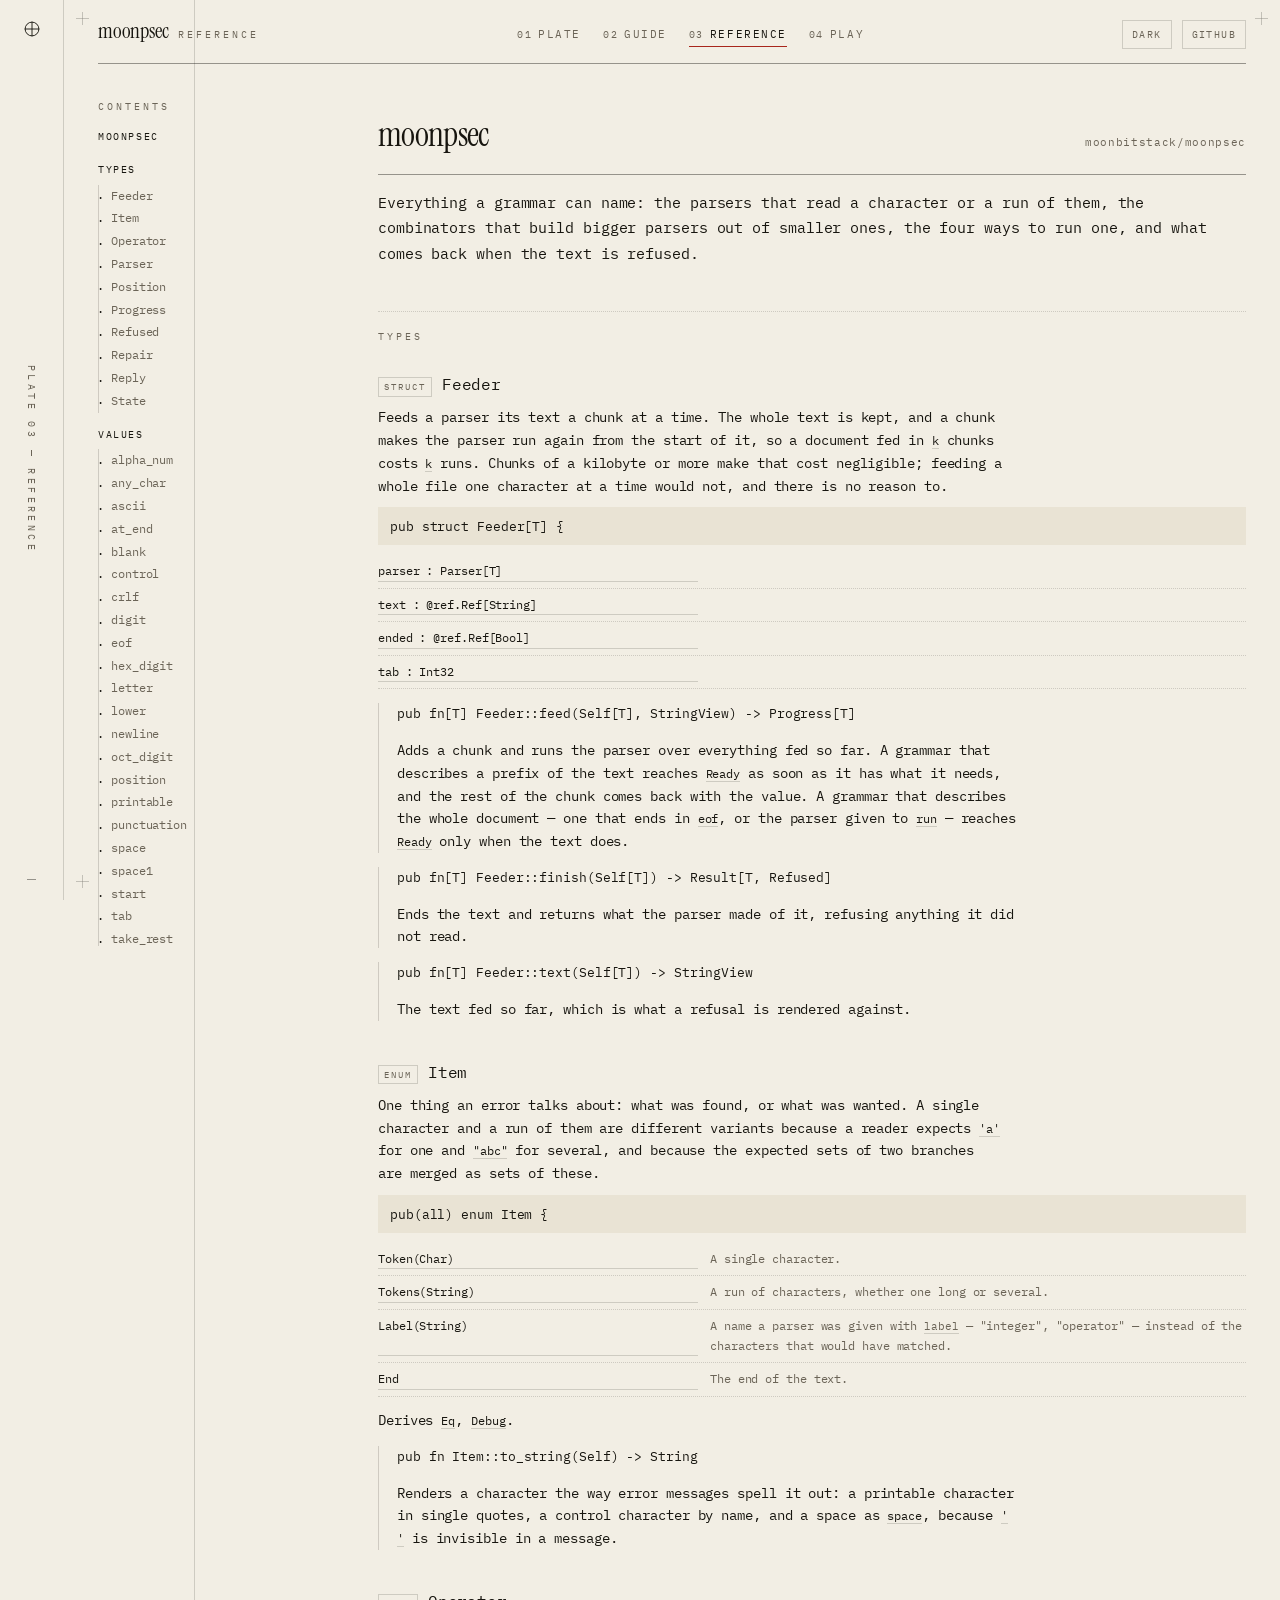
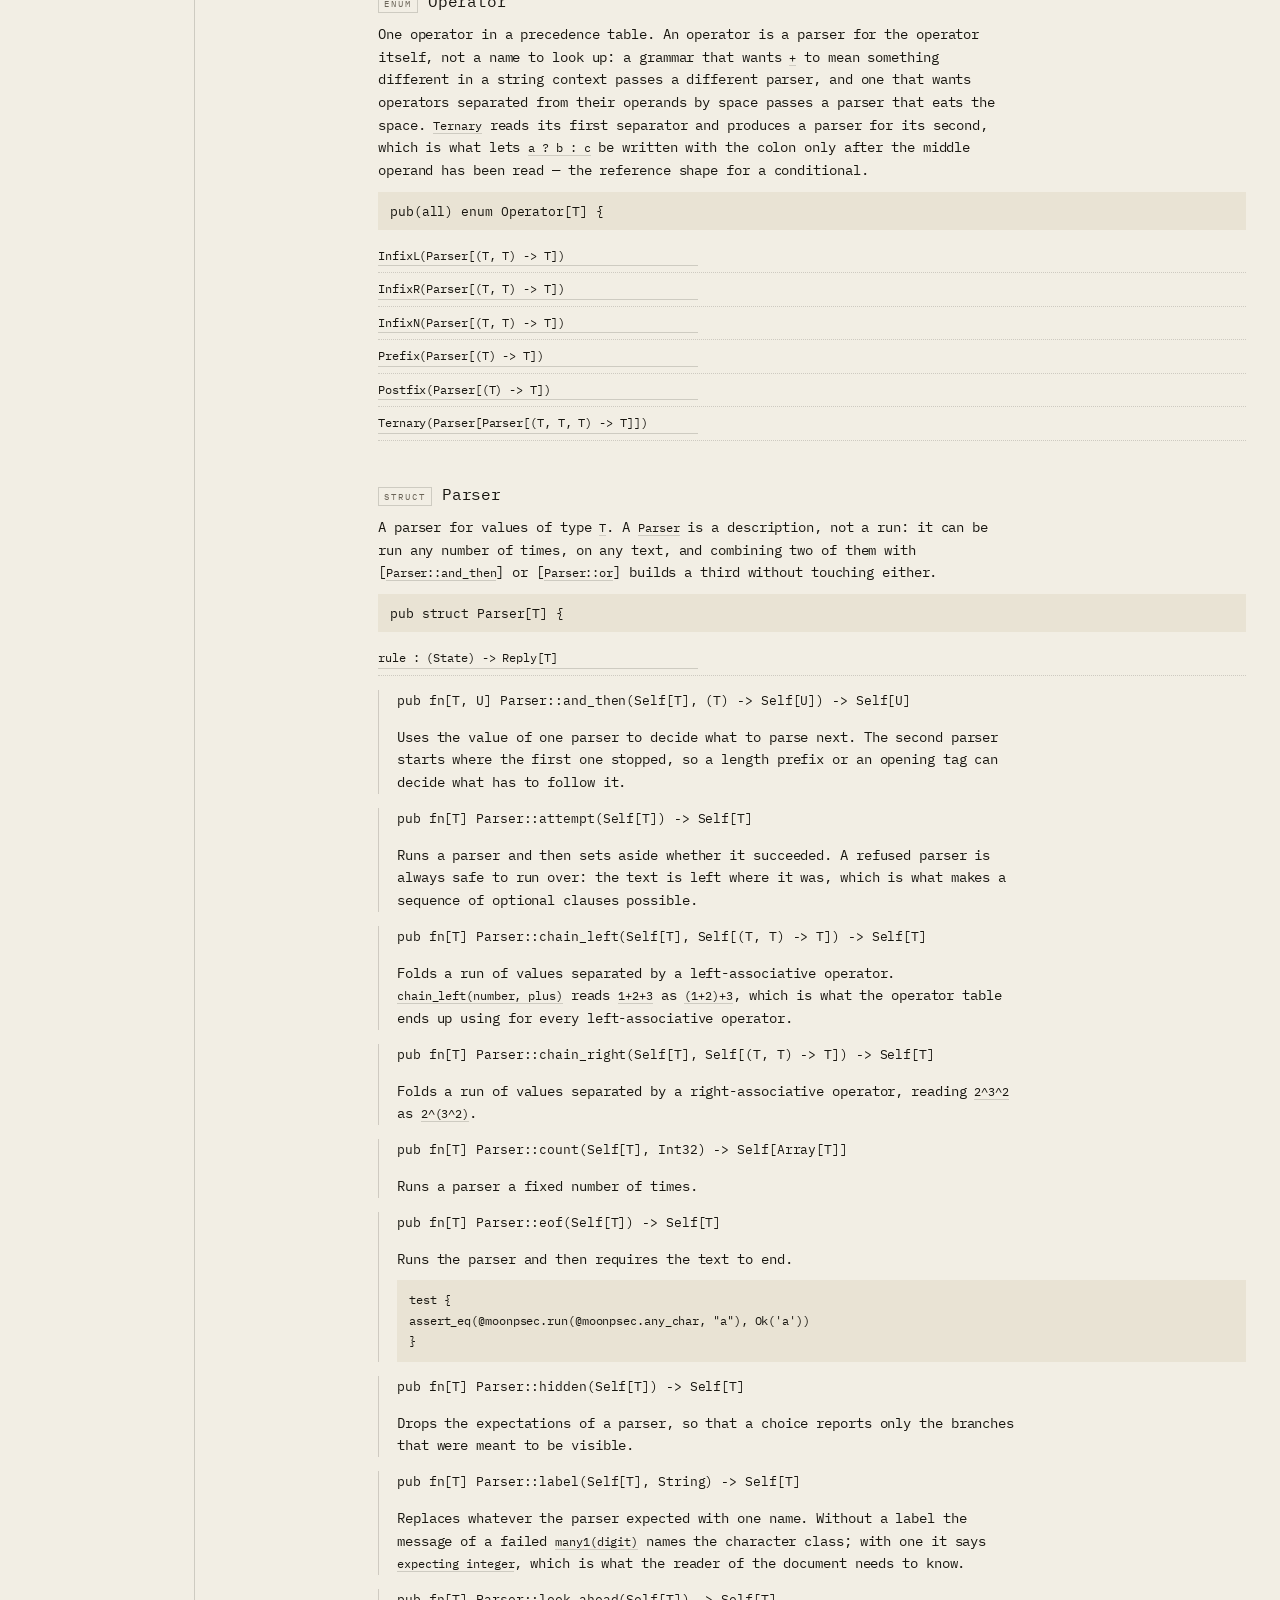
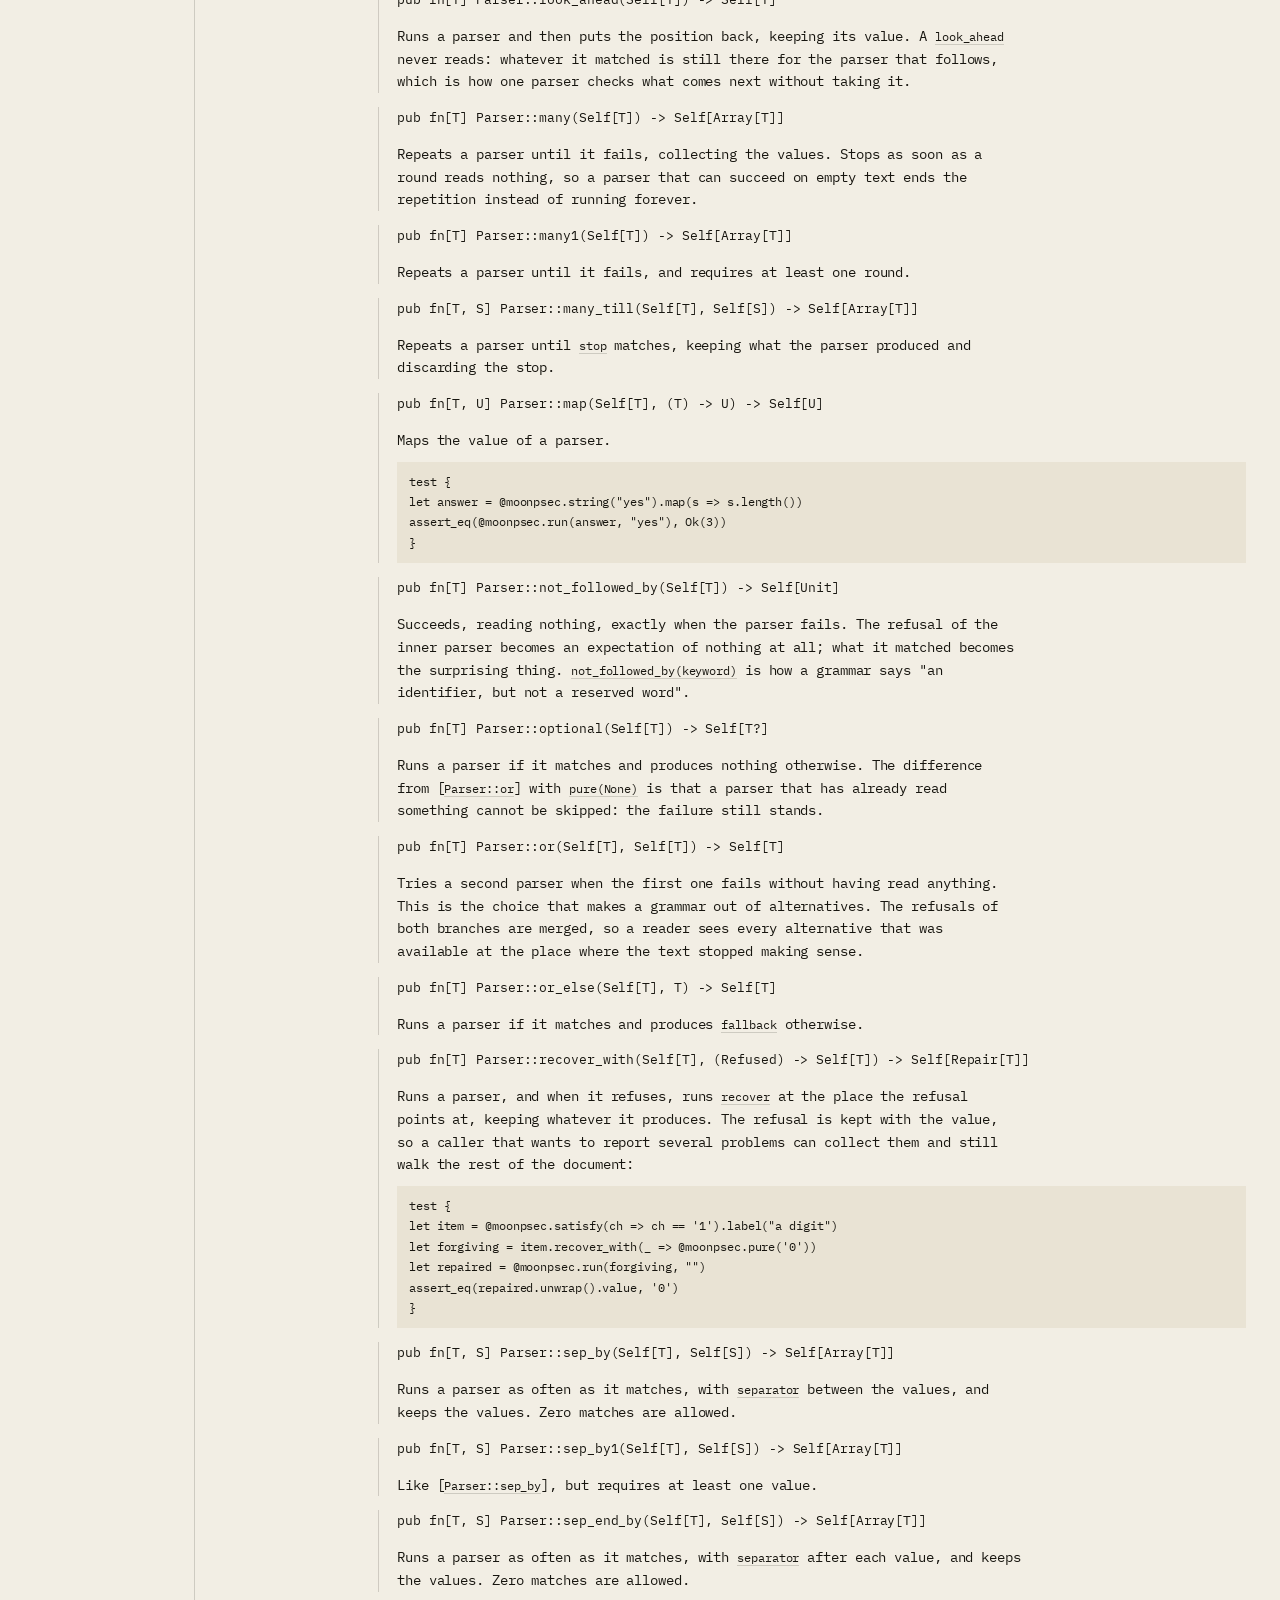
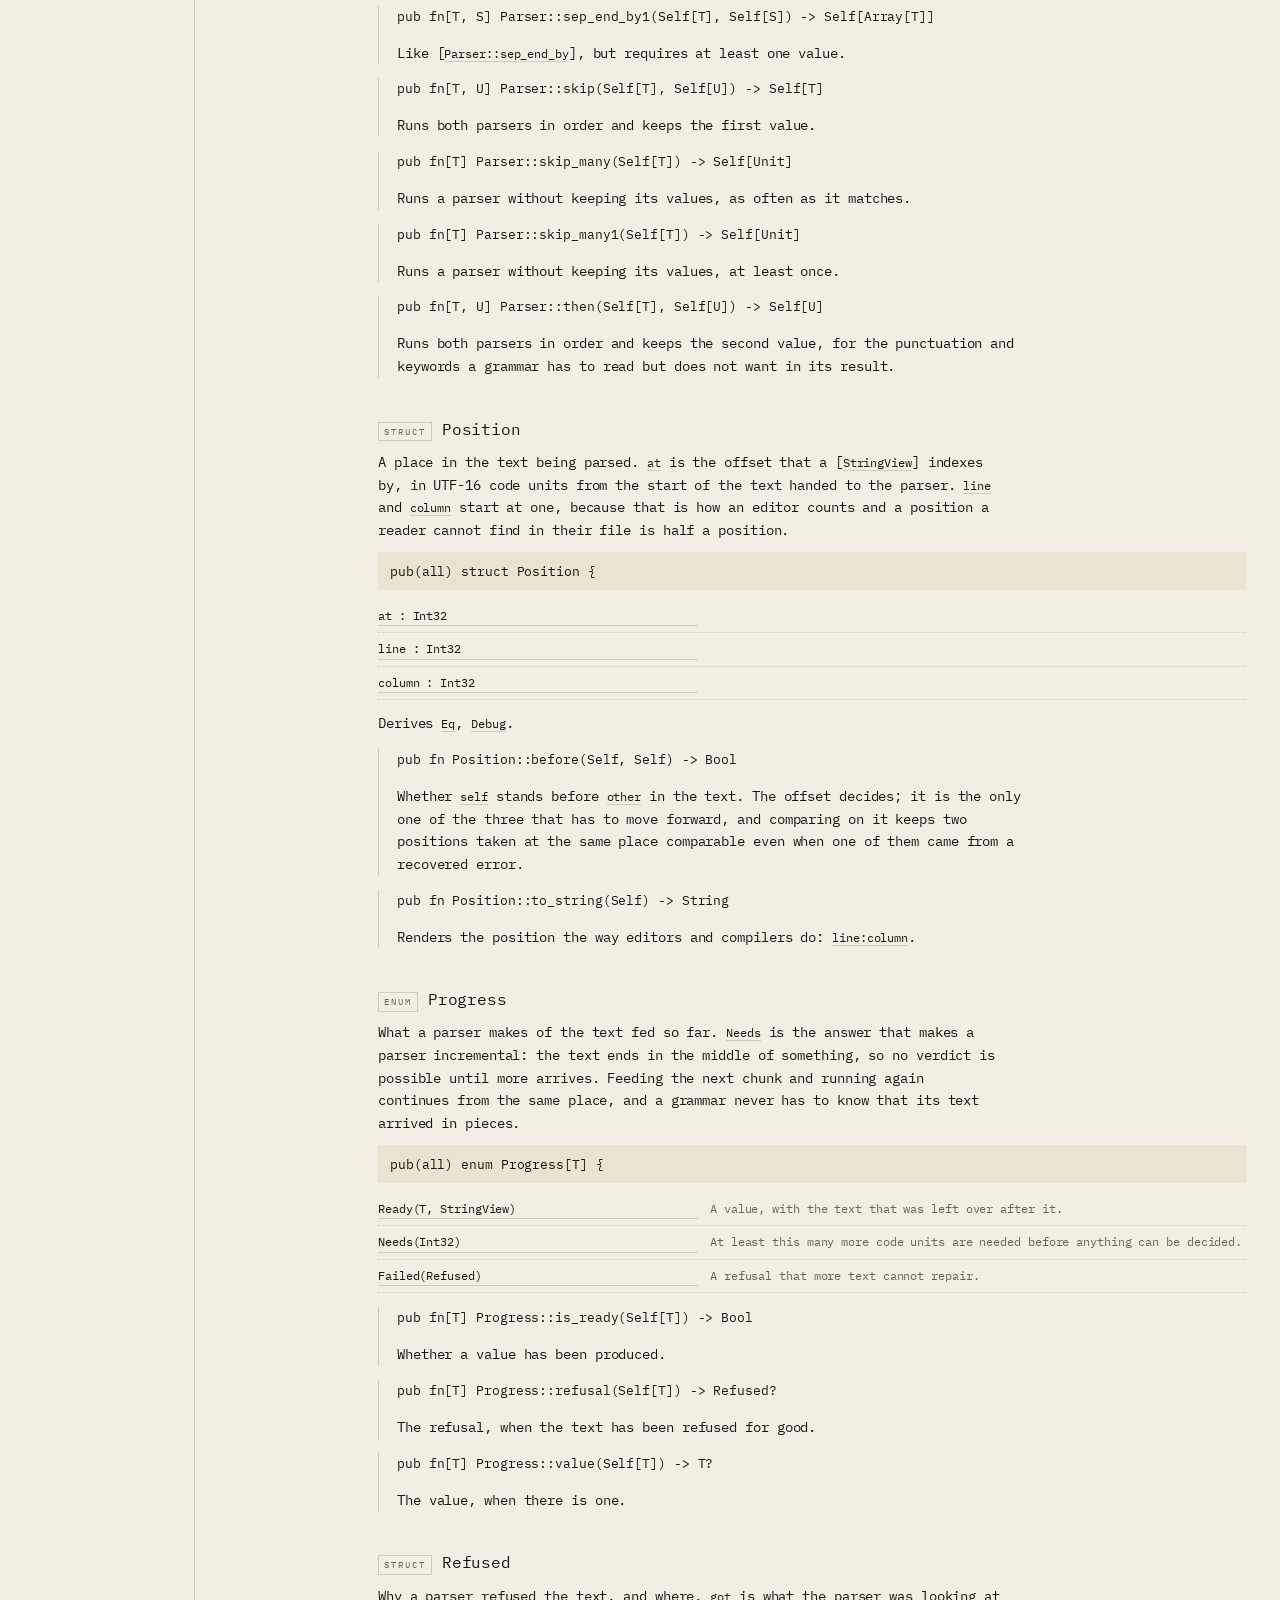
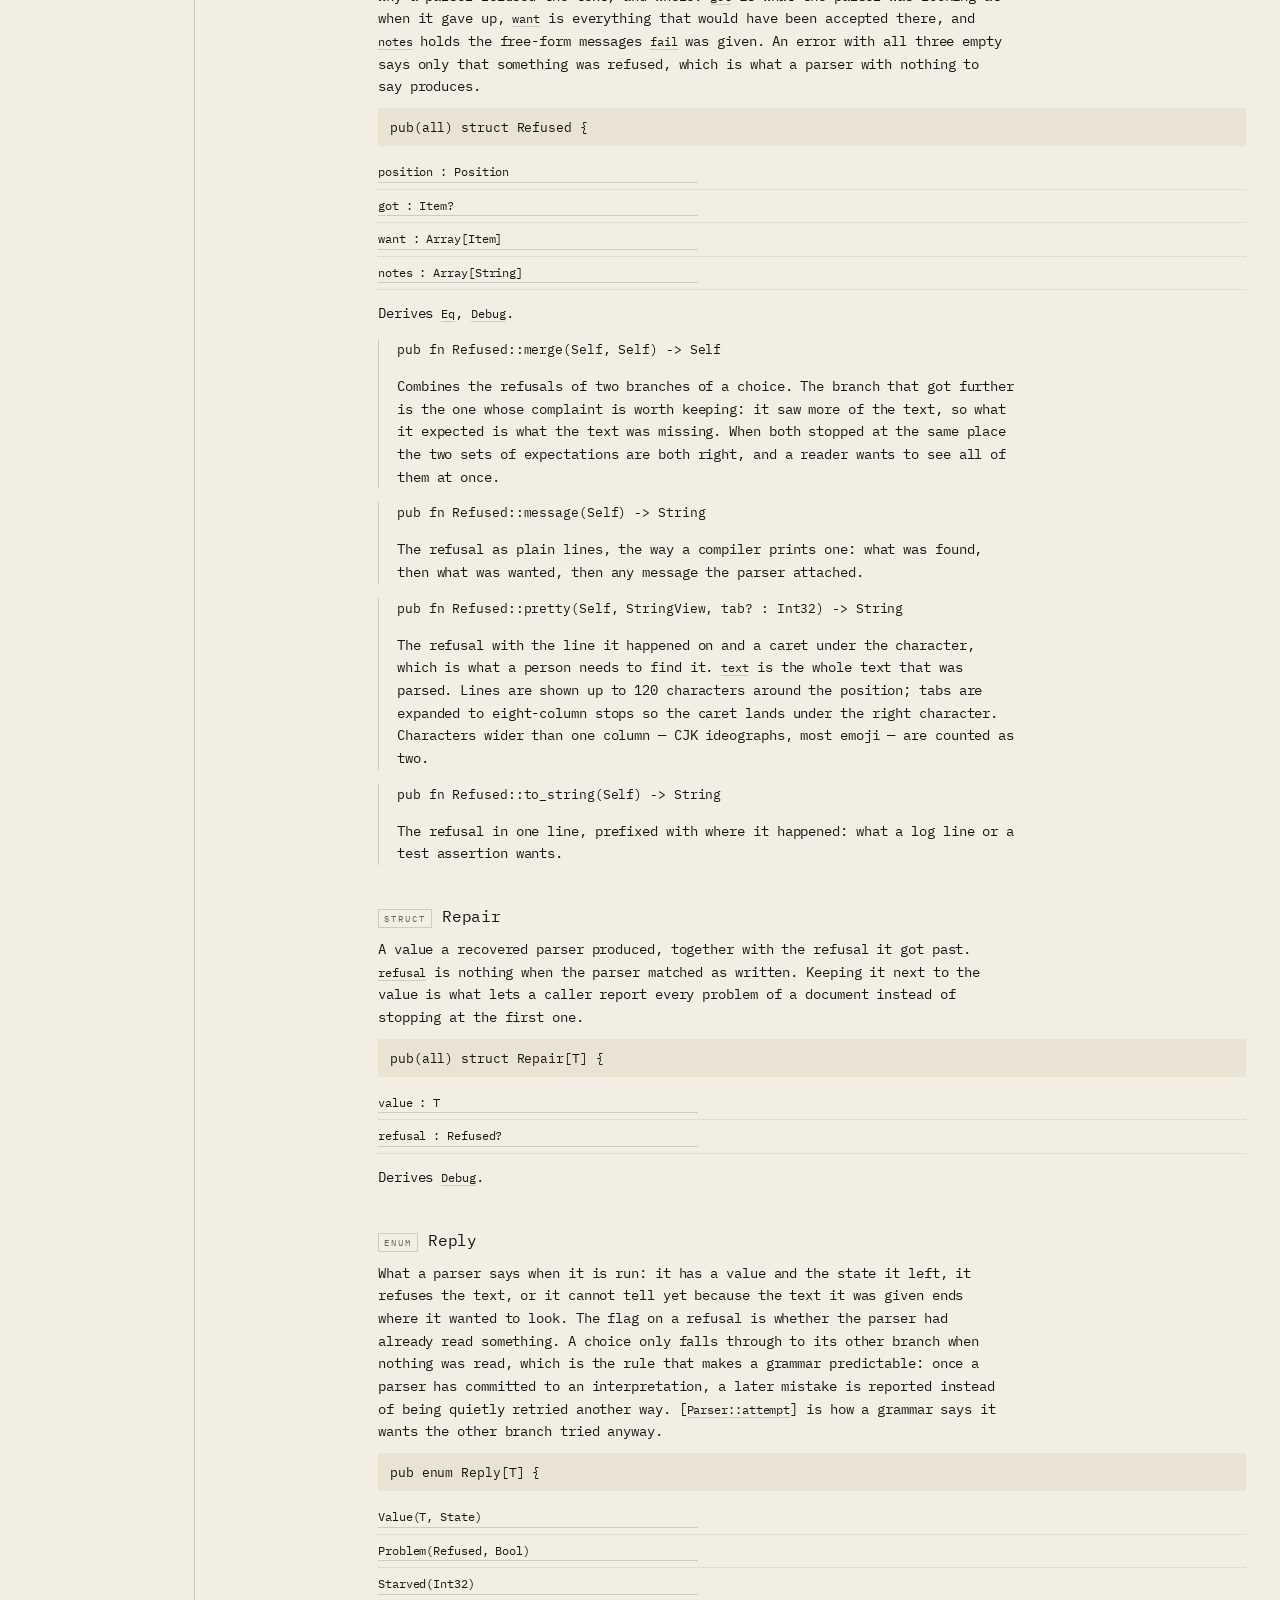
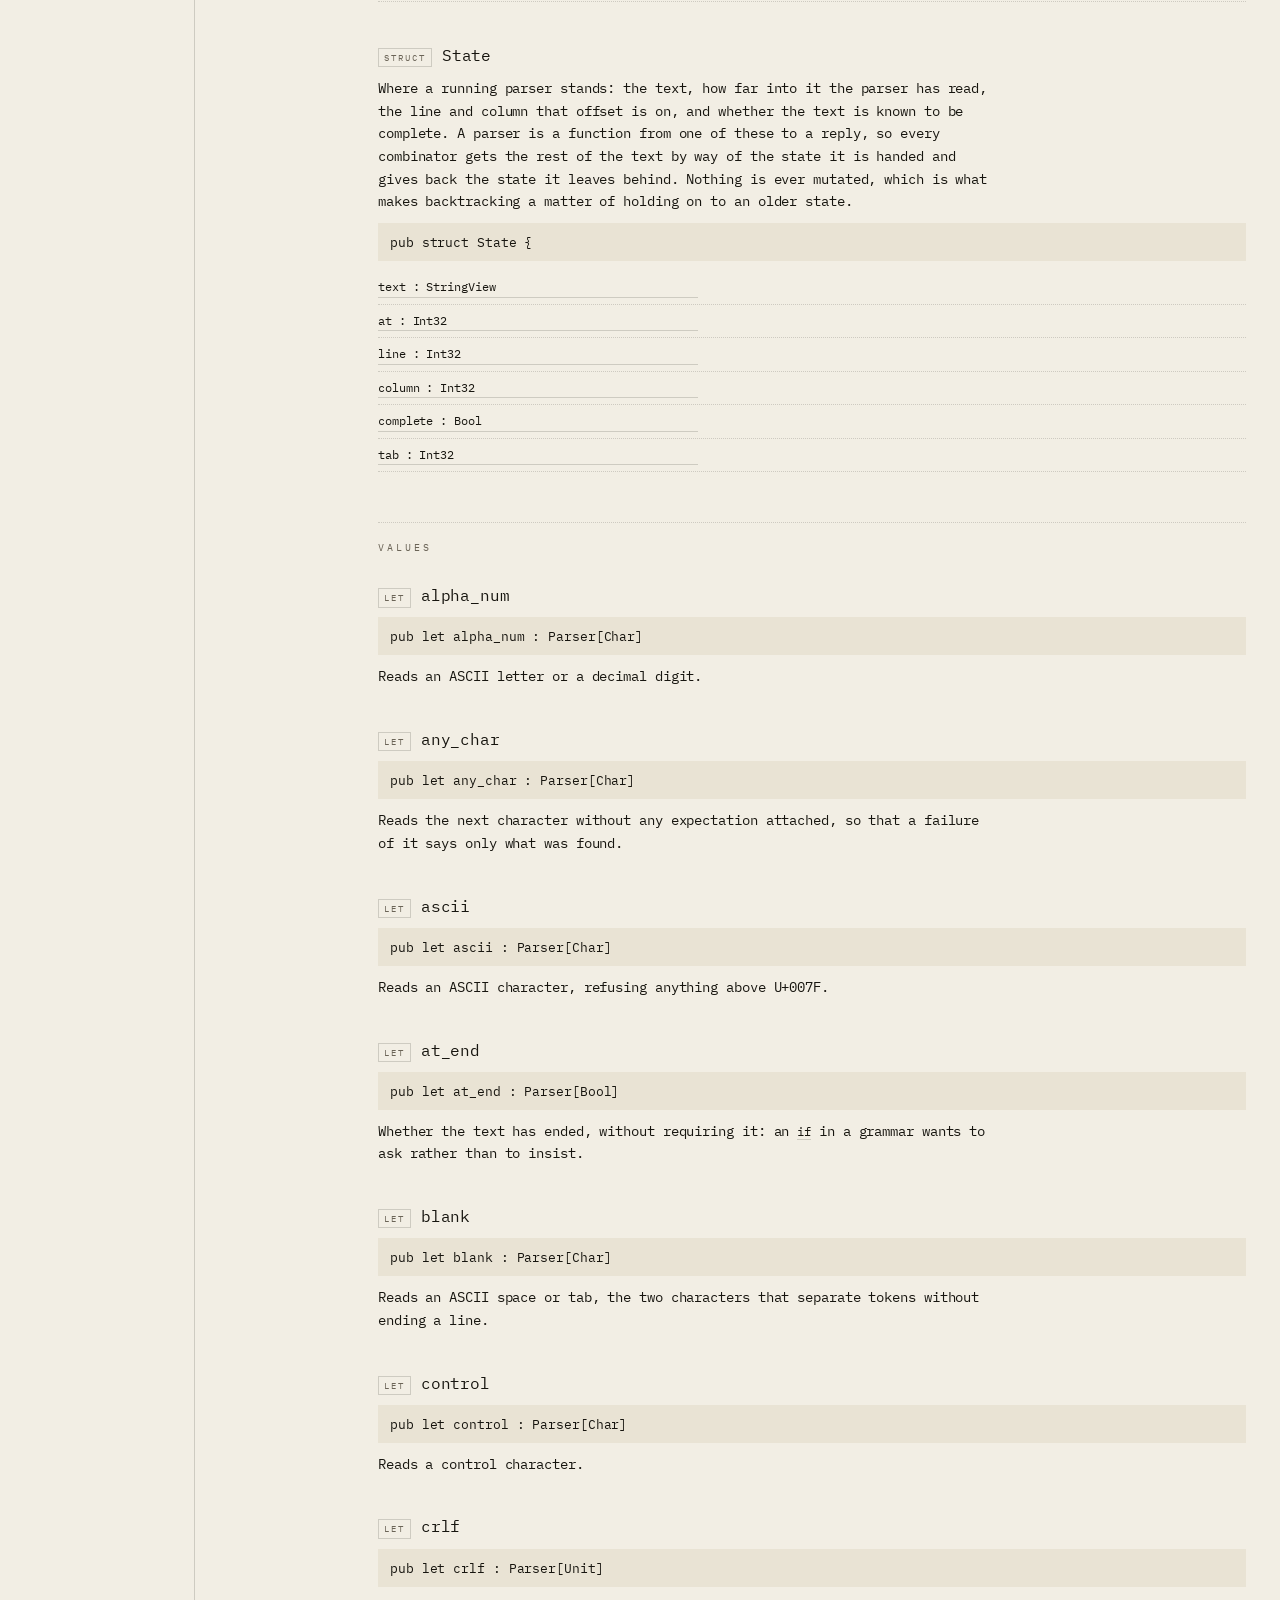
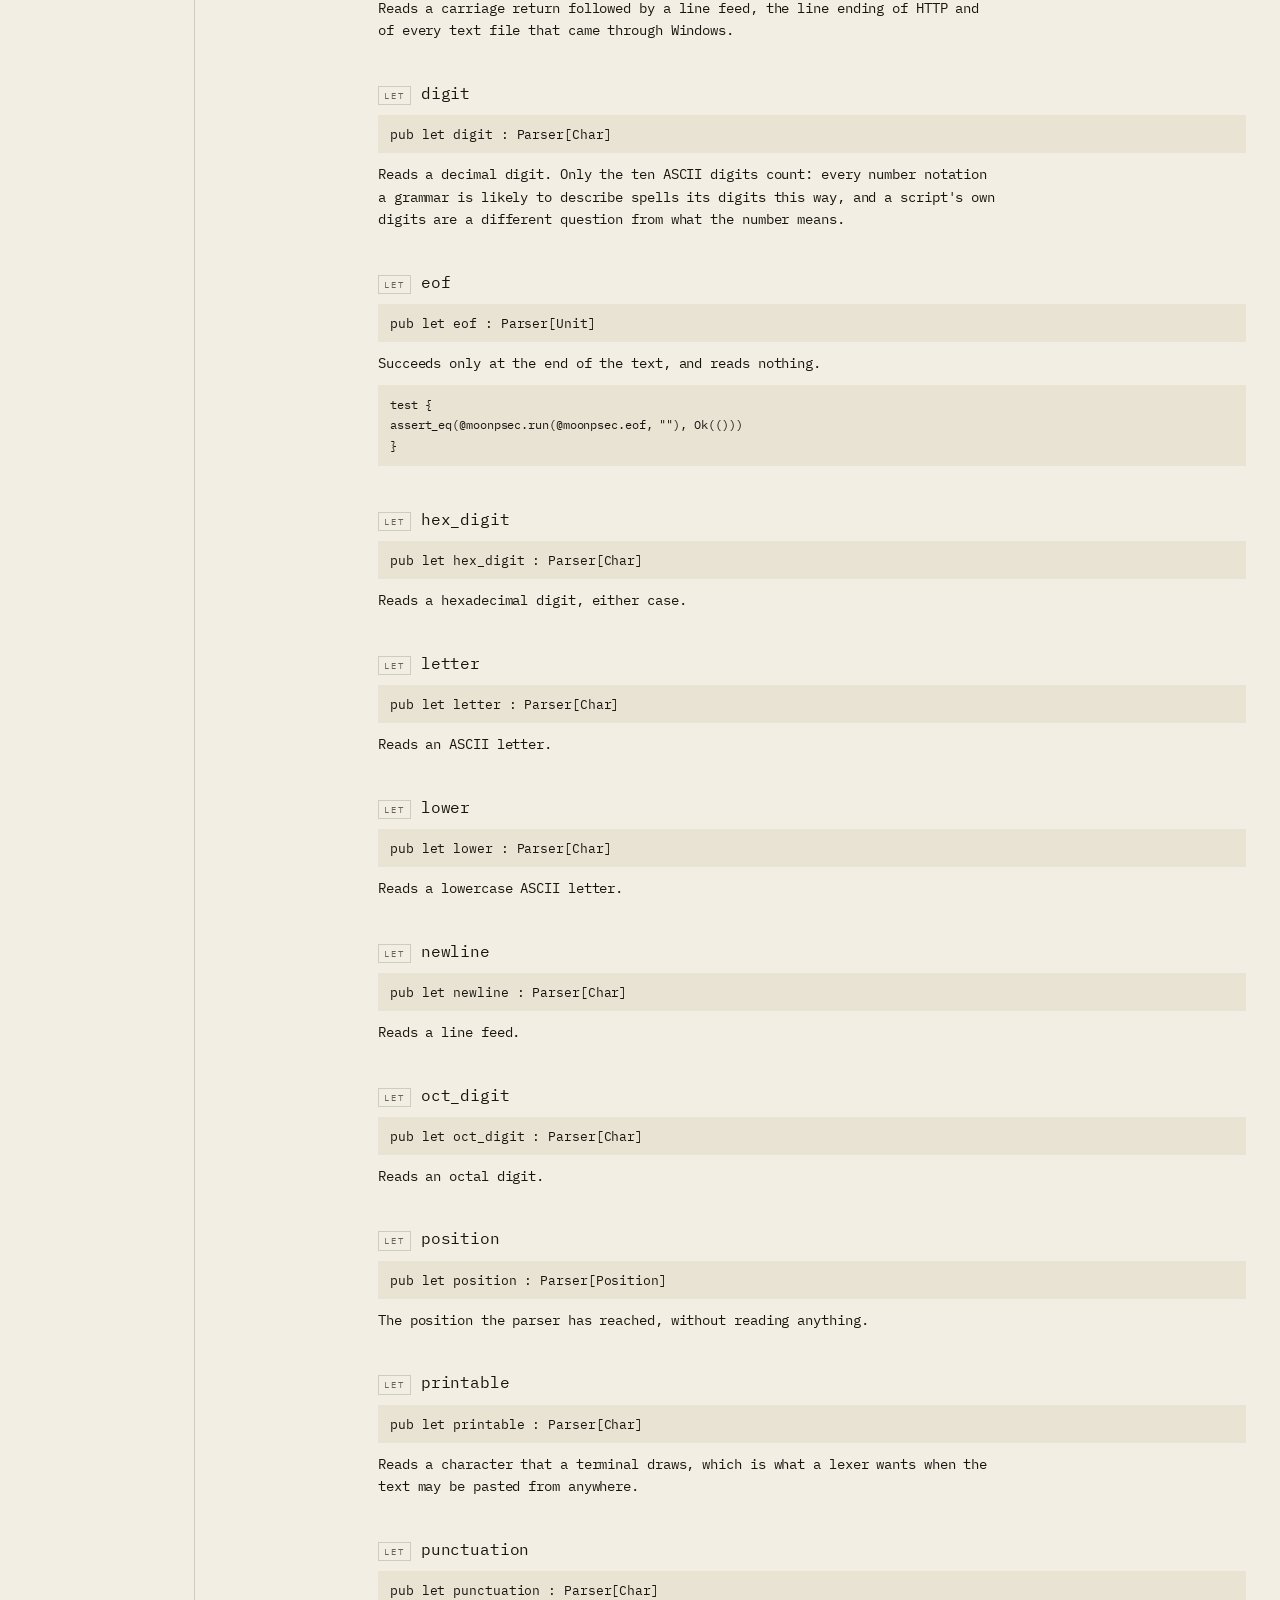
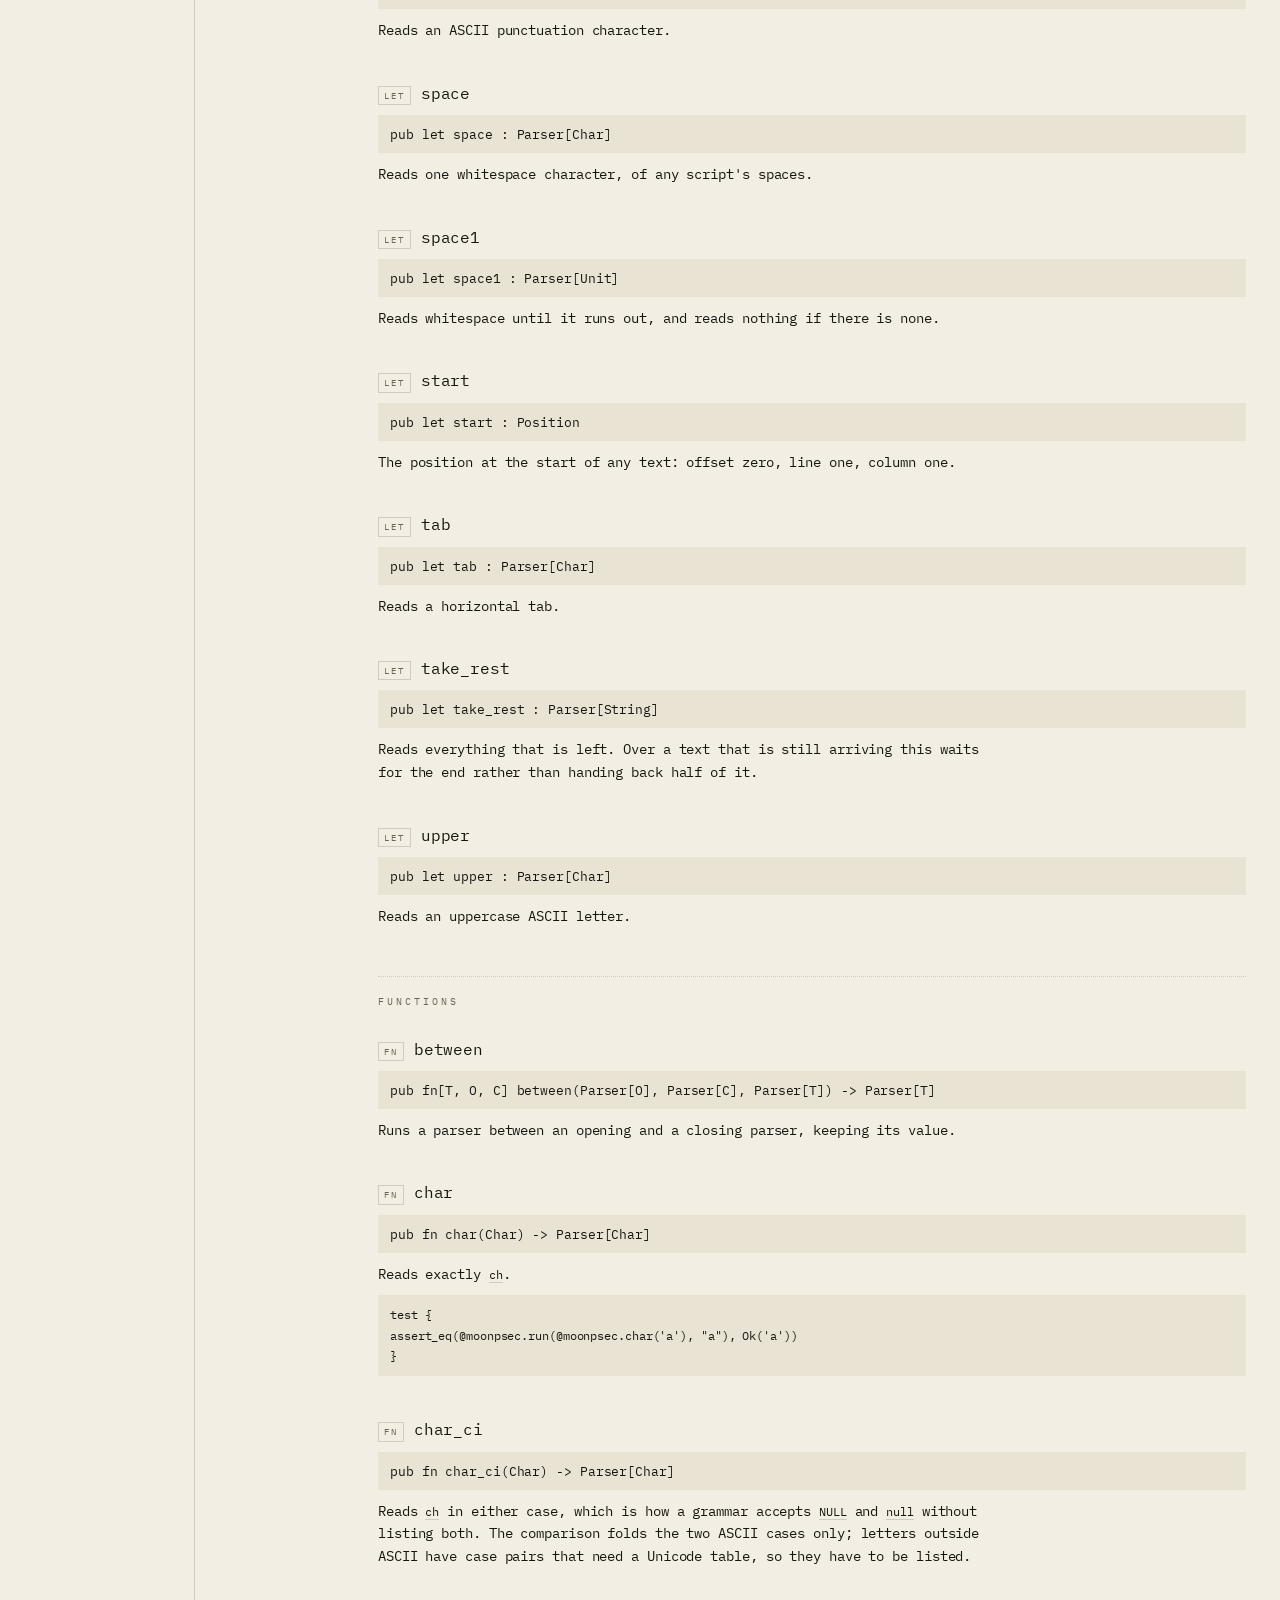
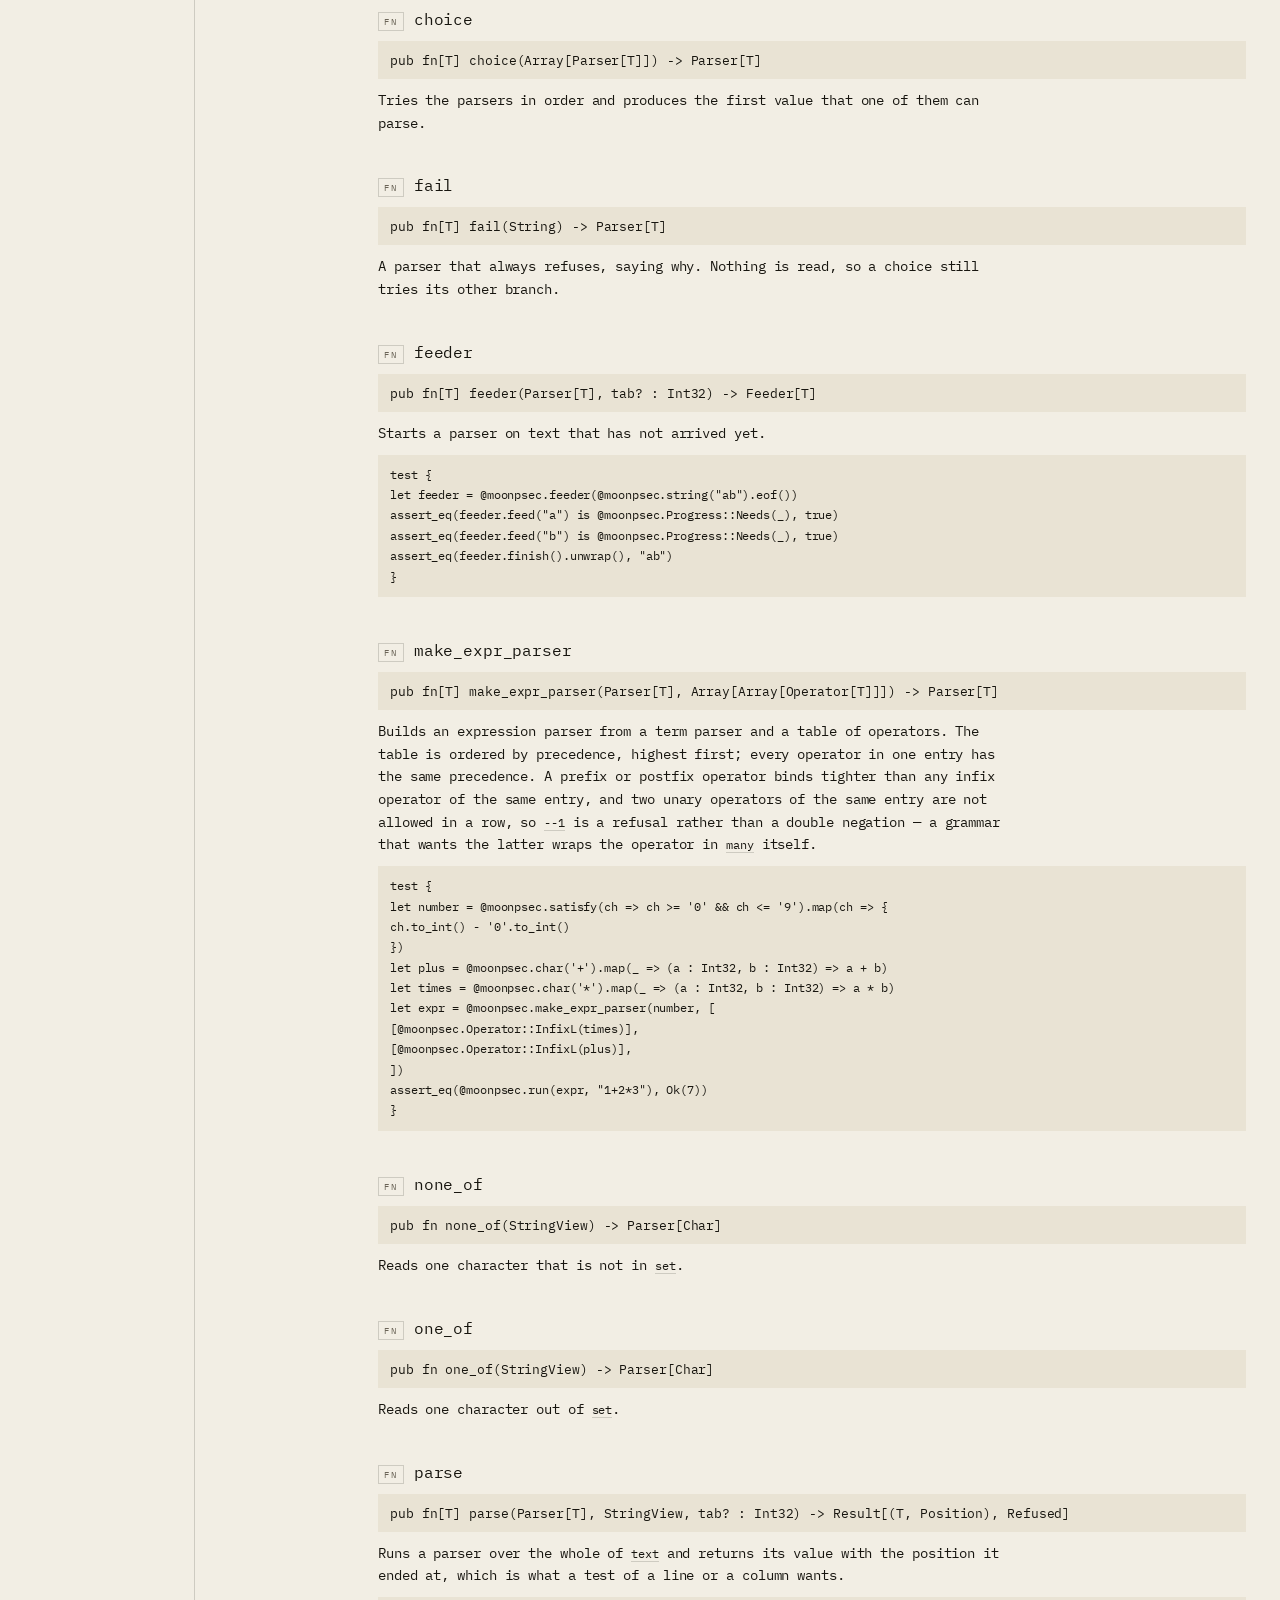
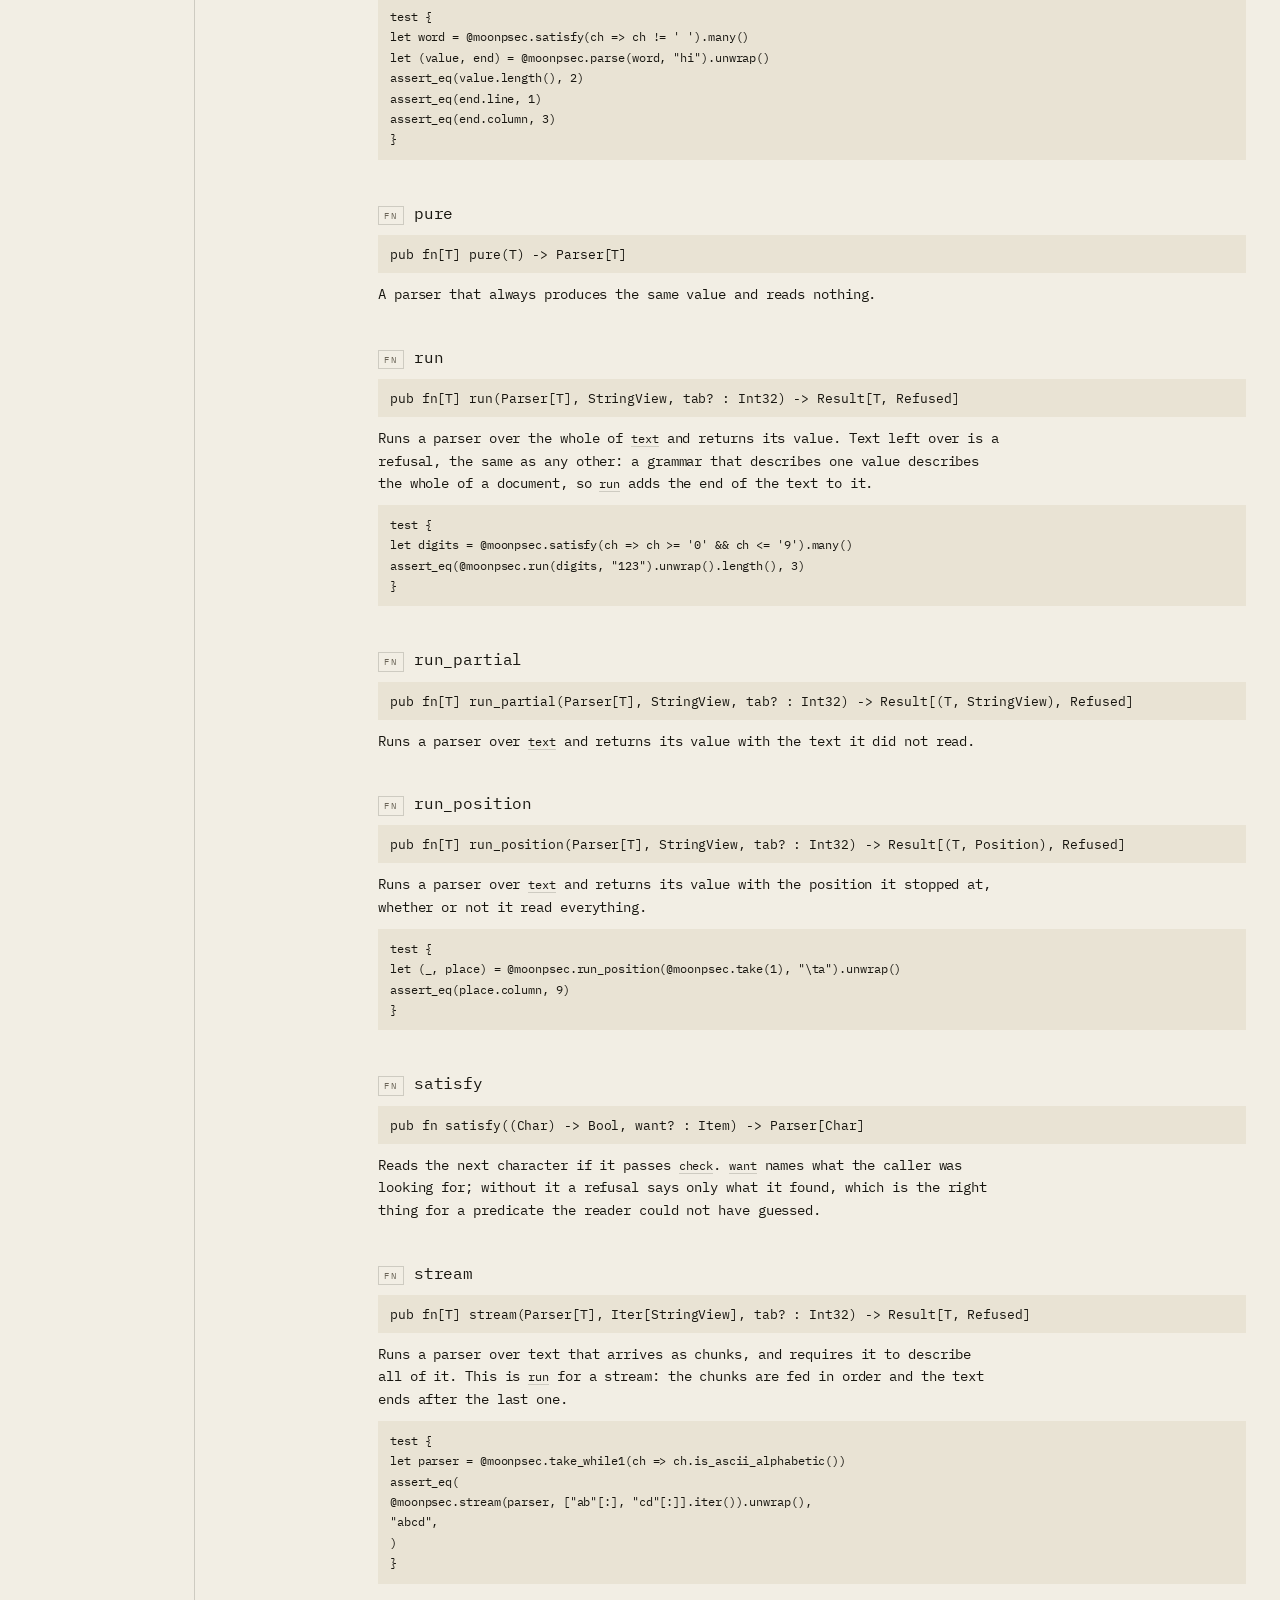
<file: docs/api.html>
<!DOCTYPE html>
<html lang="en">
<head>
<meta charset="utf-8">
<meta name="viewport" content="width=device-width, initial-scale=1">
<title>Reference — moonpsec</title>
<meta name="description" content="Every public name of moonpsec: the parsers, the combinators, the ways to run one, and the refusal that comes back.">
<link rel="icon" href="assets/favicon.svg" type="image/svg+xml">
<link rel="preconnect" href="https://fonts.googleapis.com">
<link rel="preconnect" href="https://fonts.gstatic.com" crossorigin>
<link href="https://fonts.googleapis.com/css2?family=Instrument+Serif:ital@0;1&family=IBM+Plex+Mono:wght@300;400;500&display=swap" rel="stylesheet">
<link rel="stylesheet" href="assets/site.css">
<script>
  // A reload forgets the choice and goes back to following the system; moving
  // to another page in the same visit keeps it. sessionStorage alone cannot
  // tell those two apart, so the navigation type does.
  (() => {
    const chosen = sessionStorage.getItem("moonpsec-theme");
    const reloaded = performance.getEntriesByType("navigation")[0]?.type === "reload";
    if (reloaded) sessionStorage.removeItem("moonpsec-theme");
    document.documentElement.dataset.theme =
      (reloaded ? null : chosen) ||
      (matchMedia("(prefers-color-scheme: dark)").matches ? "dark" : "light");
  })();
</script>
</head>
<body>

<div class="rail" aria-hidden="true">
  <svg class="mark" viewBox="0 0 24 24">
    <line x1="4" y1="12" x2="20" y2="12"></line>
    <line x1="12" y1="4" x2="12" y2="20"></line>
    <circle cx="12" cy="12" r="7.5"></circle>
  </svg>
  <div class="spine">plate 03 — reference</div>
  <div class="tick"></div>
</div>
<div class="reg tl" aria-hidden="true"></div>
<div class="reg tr" aria-hidden="true"></div>
<div class="reg bl" aria-hidden="true"></div>

<main class="sheet">

  <header class="masthead">
    <div class="name">moonpsec<span>reference</span></div>
    <nav class="pages" aria-label="Pages">
      <a href="index.html"><span class="n">01</span>plate</a>
      <a href="guide.html"><span class="n">02</span>guide</a>
      <a href="api.html" aria-current="page"><span class="n">03</span>reference</a>
      <a href="demo.html"><span class="n">04</span>play</a>
    </nav>
    <div class="tools">
      <button class="ghost" data-theme-toggle aria-label="Switch theme">light</button>
      <a class="ghost" href="https://github.com/moonbitstack/moonpsec">github</a>
    </div>
  </header>

  <div class="ref">
    <aside class="toc scroll" aria-label="Contents">
      <span class="label" style="display:block;margin-bottom:10px">contents</span>
      <ul>
        <li><a href="#api-top">moonpsec</a>
<li><a href="#api-types">types</a><ol class="sub">
<li><a href="#api-feeder">Feeder</a></li>
<li><a href="#api-item">Item</a></li>
<li><a href="#api-operator">Operator</a></li>
<li><a href="#api-parser">Parser</a></li>
<li><a href="#api-position">Position</a></li>
<li><a href="#api-progress">Progress</a></li>
<li><a href="#api-refused">Refused</a></li>
<li><a href="#api-repair">Repair</a></li>
<li><a href="#api-reply">Reply</a></li>
<li><a href="#api-state">State</a></li>
</ol></li>
<li><a href="#api-values">values</a><ol class="sub">
<li><a href="#api-alpha_num">alpha_num</a></li>
<li><a href="#api-any_char">any_char</a></li>
<li><a href="#api-ascii">ascii</a></li>
<li><a href="#api-at_end">at_end</a></li>
<li><a href="#api-blank">blank</a></li>
<li><a href="#api-control">control</a></li>
<li><a href="#api-crlf">crlf</a></li>
<li><a href="#api-digit">digit</a></li>
<li><a href="#api-eof">eof</a></li>
<li><a href="#api-hex_digit">hex_digit</a></li>
<li><a href="#api-letter">letter</a></li>
<li><a href="#api-lower">lower</a></li>
<li><a href="#api-newline">newline</a></li>
<li><a href="#api-oct_digit">oct_digit</a></li>
<li><a href="#api-position">position</a></li>
<li><a href="#api-printable">printable</a></li>
<li><a href="#api-punctuation">punctuation</a></li>
<li><a href="#api-space">space</a></li>
<li><a href="#api-space1">space1</a></li>
<li><a href="#api-start">start</a></li>
<li><a href="#api-tab">tab</a></li>
<li><a href="#api-take_rest">take_rest</a></li>
<li><a href="#api-upper">upper</a></li>
</ol></li>
<li><a href="#api-functions">functions</a><ol class="sub">
<li><a href="#api-between">between</a></li>
<li><a href="#api-char">char</a></li>
<li><a href="#api-char_ci">char_ci</a></li>
<li><a href="#api-choice">choice</a></li>
<li><a href="#api-fail">fail</a></li>
<li><a href="#api-feeder">feeder</a></li>
<li><a href="#api-make_expr_parser">make_expr_parser</a></li>
<li><a href="#api-none_of">none_of</a></li>
<li><a href="#api-one_of">one_of</a></li>
<li><a href="#api-parse">parse</a></li>
<li><a href="#api-pure">pure</a></li>
<li><a href="#api-run">run</a></li>
<li><a href="#api-run_partial">run_partial</a></li>
<li><a href="#api-run_position">run_position</a></li>
<li><a href="#api-satisfy">satisfy</a></li>
<li><a href="#api-stream">stream</a></li>
<li><a href="#api-string">string</a></li>
<li><a href="#api-string_ci">string_ci</a></li>
<li><a href="#api-take">take</a></li>
<li><a href="#api-take_while">take_while</a></li>
<li><a href="#api-take_while1">take_while1</a></li>
</ol></li></li>
      </ul>
    </aside>
    <div class="ref-body">
      <section id="api-top"><div class="band-head"><h2>moonpsec</h2><span class="route">moonbitstack/moonpsec</span></div><p>Everything a grammar can name: the parsers that read a character or a run of them, the combinators that build bigger parsers out of smaller ones, the four ways to run one, and what comes back when the text is refused.</p></section>
<section id="api-types"><h2 class="group">types</h2>
<div class="entry" id="api-feeder">
<h3><span class="kind">struct</span>Feeder</h3>
<p>Feeds a parser its text a chunk at a time.

The whole text is kept, and a chunk makes the parser run again from the
start of it, so a document fed in <code>k</code> chunks costs <code>k</code> runs. Chunks of a
kilobyte or more make that cost negligible; feeding a whole file one
character at a time would not, and there is no reason to.</p>
<pre class="sig">pub struct Feeder[T] {</pre>
<ul class="variants"><li><code>parser : Parser[T]</code></li><li><code>text : @ref.Ref[String]</code></li><li><code>ended : @ref.Ref[Bool]</code></li><li><code>tab : Int32</code></li></ul>
<div class="member" id="api-feeder-feed"><pre class="sig">pub fn[T] Feeder::feed(Self[T], StringView) -&gt; Progress[T]</pre><p>Adds a chunk and runs the parser over everything fed so far.

A grammar that describes a prefix of the text reaches <code>Ready</code> as soon as it
has what it needs, and the rest of the chunk comes back with the value. A
grammar that describes the whole document — one that ends in <code>eof</code>, or the
parser given to <a href="#api-run"><code>run</code></a> — reaches <code>Ready</code> only when the text does.</p></div>
<div class="member" id="api-feeder-finish"><pre class="sig">pub fn[T] Feeder::finish(Self[T]) -&gt; Result[T, Refused]</pre><p>Ends the text and returns what the parser made of it, refusing anything it
did not read.</p></div>
<div class="member" id="api-feeder-text"><pre class="sig">pub fn[T] Feeder::text(Self[T]) -&gt; StringView</pre><p>The text fed so far, which is what a refusal is rendered against.</p></div>
</div>
<div class="entry" id="api-item">
<h3><span class="kind">enum</span>Item</h3>
<p>One thing an error talks about: what was found, or what was wanted.

A single character and a run of them are different variants because a
reader expects <code>'a'</code> for one and <code>"abc"</code> for several, and because the
expected sets of two branches are merged as sets of these.</p>
<pre class="sig">pub(all) enum Item {</pre>
<ul class="variants"><li><code>Token(Char)</code><small>A single character.</small></li><li><code>Tokens(String)</code><small>A run of characters, whether one long or several.</small></li><li><code>Label(String)</code><small>A name a parser was given with <a href="#api-parser-label"><code>label</code></a> — "integer",
"operator" — instead of the characters that would have matched.</small></li><li><code>End</code><small>The end of the text.</small></li></ul>
<p>Derives <code>Eq</code>, <code>Debug</code>.</p>
<div class="member" id="api-item-to_string"><pre class="sig">pub fn Item::to_string(Self) -&gt; String</pre><p>Renders a character the way error messages spell it out: a printable
character in single quotes, a control character by name, and a space as
<code>space</code>, because <code>' '</code> is invisible in a message.</p></div>
</div>
<div class="entry" id="api-operator">
<h3><span class="kind">enum</span>Operator</h3>
<p>One operator in a precedence table.

An operator is a parser for the operator itself, not a name to look up: a
grammar that wants <code>+</code> to mean something different in a string context
passes a different parser, and one that wants operators separated from
their operands by space passes a parser that eats the space.

<code>Ternary</code> reads its first separator and produces a parser for its second,
which is what lets <code>a ? b : c</code> be written with the colon only after the
middle operand has been read — the reference shape for a conditional.</p>
<pre class="sig">pub(all) enum Operator[T] {</pre>
<ul class="variants"><li><code>InfixL(Parser[(T, T) -&gt; T])</code></li><li><code>InfixR(Parser[(T, T) -&gt; T])</code></li><li><code>InfixN(Parser[(T, T) -&gt; T])</code></li><li><code>Prefix(Parser[(T) -&gt; T])</code></li><li><code>Postfix(Parser[(T) -&gt; T])</code></li><li><code>Ternary(Parser[Parser[(T, T, T) -&gt; T]])</code></li></ul>
</div>
<div class="entry" id="api-parser">
<h3><span class="kind">struct</span>Parser</h3>
<p>A parser for values of type <code>T</code>.

A <code>Parser</code> is a description, not a run: it can be run any number of times,
on any text, and combining two of them with [<code>Parser::and_then</code>] or
[<code>Parser::or</code>] builds a third without touching either.</p>
<pre class="sig">pub struct Parser[T] {</pre>
<ul class="variants"><li><code>rule : (State) -&gt; Reply[T]</code></li></ul>
<div class="member" id="api-parser-and_then"><pre class="sig">pub fn[T, U] Parser::and_then(Self[T], (T) -&gt; Self[U]) -&gt; Self[U]</pre><p>Uses the value of one parser to decide what to parse next.

The second parser starts where the first one stopped, so a length prefix
or an opening tag can decide what has to follow it.</p></div>
<div class="member" id="api-parser-attempt"><pre class="sig">pub fn[T] Parser::attempt(Self[T]) -&gt; Self[T]</pre><p>Runs a parser and then sets aside whether it succeeded.

A refused parser is always safe to run over: the text is left where it was,
which is what makes a sequence of optional clauses possible.</p></div>
<div class="member" id="api-parser-chain_left"><pre class="sig">pub fn[T] Parser::chain_left(Self[T], Self[(T, T) -&gt; T]) -&gt; Self[T]</pre><p>Folds a run of values separated by a left-associative operator.

<code>chain_left(number, plus)</code> reads <code>1+2+3</code> as <code>(1+2)+3</code>, which is what the
operator table ends up using for every left-associative operator.</p></div>
<div class="member" id="api-parser-chain_right"><pre class="sig">pub fn[T] Parser::chain_right(Self[T], Self[(T, T) -&gt; T]) -&gt; Self[T]</pre><p>Folds a run of values separated by a right-associative operator, reading
<code>2^3^2</code> as <code>2^(3^2)</code>.</p></div>
<div class="member" id="api-parser-count"><pre class="sig">pub fn[T] Parser::count(Self[T], Int32) -&gt; Self[Array[T]]</pre><p>Runs a parser a fixed number of times.</p></div>
<div class="member" id="api-parser-eof"><pre class="sig">pub fn[T] Parser::eof(Self[T]) -&gt; Self[T]</pre><p>Runs the parser and then requires the text to end.</p><pre class="code">test {
assert_eq(@moonpsec.run(@moonpsec.any_char, "a"), Ok('a'))
}</pre></div>
<div class="member" id="api-parser-hidden"><pre class="sig">pub fn[T] Parser::hidden(Self[T]) -&gt; Self[T]</pre><p>Drops the expectations of a parser, so that a choice reports only the
branches that were meant to be visible.</p></div>
<div class="member" id="api-parser-label"><pre class="sig">pub fn[T] Parser::label(Self[T], String) -&gt; Self[T]</pre><p>Replaces whatever the parser expected with one name.

Without a label the message of a failed <code>many1(digit)</code> names the character
class; with one it says <code>expecting integer</code>, which is what the reader of
the document needs to know.</p></div>
<div class="member" id="api-parser-look_ahead"><pre class="sig">pub fn[T] Parser::look_ahead(Self[T]) -&gt; Self[T]</pre><p>Runs a parser and then puts the position back, keeping its value.

A <code>look_ahead</code> never reads: whatever it matched is still there for the
parser that follows, which is how one parser checks what comes next
without taking it.</p></div>
<div class="member" id="api-parser-many"><pre class="sig">pub fn[T] Parser::many(Self[T]) -&gt; Self[Array[T]]</pre><p>Repeats a parser until it fails, collecting the values.

Stops as soon as a round reads nothing, so a parser that can succeed on
empty text ends the repetition instead of running forever.</p></div>
<div class="member" id="api-parser-many1"><pre class="sig">pub fn[T] Parser::many1(Self[T]) -&gt; Self[Array[T]]</pre><p>Repeats a parser until it fails, and requires at least one round.</p></div>
<div class="member" id="api-parser-many_till"><pre class="sig">pub fn[T, S] Parser::many_till(Self[T], Self[S]) -&gt; Self[Array[T]]</pre><p>Repeats a parser until <code>stop</code> matches, keeping what the parser produced and
discarding the stop.</p></div>
<div class="member" id="api-parser-map"><pre class="sig">pub fn[T, U] Parser::map(Self[T], (T) -&gt; U) -&gt; Self[U]</pre><p>Maps the value of a parser.</p><pre class="code">test {
let answer = @moonpsec.string("yes").map(s =&gt; s.length())
assert_eq(@moonpsec.run(answer, "yes"), Ok(3))
}</pre></div>
<div class="member" id="api-parser-not_followed_by"><pre class="sig">pub fn[T] Parser::not_followed_by(Self[T]) -&gt; Self[Unit]</pre><p>Succeeds, reading nothing, exactly when the parser fails.

The refusal of the inner parser becomes an expectation of nothing at all;
what it matched becomes the surprising thing. <code>not_followed_by(keyword)</code>
is how a grammar says "an identifier, but not a reserved word".</p></div>
<div class="member" id="api-parser-optional"><pre class="sig">pub fn[T] Parser::optional(Self[T]) -&gt; Self[T?]</pre><p>Runs a parser if it matches and produces nothing otherwise.

The difference from [<code>Parser::or</code>] with <code>pure(None)</code> is that a parser that
has already read something cannot be skipped: the failure still stands.</p></div>
<div class="member" id="api-parser-or"><pre class="sig">pub fn[T] Parser::or(Self[T], Self[T]) -&gt; Self[T]</pre><p>Tries a second parser when the first one fails without having read
anything.

This is the choice that makes a grammar out of alternatives. The refusals
of both branches are merged, so a reader sees every alternative that was
available at the place where the text stopped making sense.</p></div>
<div class="member" id="api-parser-or_else"><pre class="sig">pub fn[T] Parser::or_else(Self[T], T) -&gt; Self[T]</pre><p>Runs a parser if it matches and produces <code>fallback</code> otherwise.</p></div>
<div class="member" id="api-parser-recover_with"><pre class="sig">pub fn[T] Parser::recover_with(Self[T], (Refused) -&gt; Self[T]) -&gt; Self[Repair[T]]</pre><p>Runs a parser, and when it refuses, runs <code>recover</code> at the place the refusal
points at, keeping whatever it produces.

The refusal is kept with the value, so a caller that wants to report
several problems can collect them and still walk the rest of the document:</p><pre class="code">test {
let item = @moonpsec.satisfy(ch =&gt; ch == '1').label("a digit")
let forgiving = item.recover_with(_ =&gt; @moonpsec.pure('0'))
let repaired = @moonpsec.run(forgiving, "")
assert_eq(repaired.unwrap().value, '0')
}</pre></div>
<div class="member" id="api-parser-sep_by"><pre class="sig">pub fn[T, S] Parser::sep_by(Self[T], Self[S]) -&gt; Self[Array[T]]</pre><p>Runs a parser as often as it matches, with <code>separator</code> between the values,
and keeps the values. Zero matches are allowed.</p></div>
<div class="member" id="api-parser-sep_by1"><pre class="sig">pub fn[T, S] Parser::sep_by1(Self[T], Self[S]) -&gt; Self[Array[T]]</pre><p>Like [<code>Parser::sep_by</code>], but requires at least one value.</p></div>
<div class="member" id="api-parser-sep_end_by"><pre class="sig">pub fn[T, S] Parser::sep_end_by(Self[T], Self[S]) -&gt; Self[Array[T]]</pre><p>Runs a parser as often as it matches, with <code>separator</code> after each value,
and keeps the values. Zero matches are allowed.</p></div>
<div class="member" id="api-parser-sep_end_by1"><pre class="sig">pub fn[T, S] Parser::sep_end_by1(Self[T], Self[S]) -&gt; Self[Array[T]]</pre><p>Like [<code>Parser::sep_end_by</code>], but requires at least one value.</p></div>
<div class="member" id="api-parser-skip"><pre class="sig">pub fn[T, U] Parser::skip(Self[T], Self[U]) -&gt; Self[T]</pre><p>Runs both parsers in order and keeps the first value.</p></div>
<div class="member" id="api-parser-skip_many"><pre class="sig">pub fn[T] Parser::skip_many(Self[T]) -&gt; Self[Unit]</pre><p>Runs a parser without keeping its values, as often as it matches.</p></div>
<div class="member" id="api-parser-skip_many1"><pre class="sig">pub fn[T] Parser::skip_many1(Self[T]) -&gt; Self[Unit]</pre><p>Runs a parser without keeping its values, at least once.</p></div>
<div class="member" id="api-parser-then"><pre class="sig">pub fn[T, U] Parser::then(Self[T], Self[U]) -&gt; Self[U]</pre><p>Runs both parsers in order and keeps the second value, for the punctuation
and keywords a grammar has to read but does not want in its result.</p></div>
</div>
<div class="entry" id="api-position">
<h3><span class="kind">struct</span>Position</h3>
<p>A place in the text being parsed.

<code>at</code> is the offset that a [<code>StringView</code>] indexes by, in UTF-16 code units
from the start of the text handed to the parser. <code>line</code> and <code>column</code> start
at one, because that is how an editor counts and a position a reader cannot
find in their file is half a position.</p>
<pre class="sig">pub(all) struct Position {</pre>
<ul class="variants"><li><code>at : Int32</code></li><li><code>line : Int32</code></li><li><code>column : Int32</code></li></ul>
<p>Derives <code>Eq</code>, <code>Debug</code>.</p>
<div class="member" id="api-position-before"><pre class="sig">pub fn Position::before(Self, Self) -&gt; Bool</pre><p>Whether <code>self</code> stands before <code>other</code> in the text.

The offset decides; it is the only one of the three that has to move
forward, and comparing on it keeps two positions taken at the same place
comparable even when one of them came from a recovered error.</p></div>
<div class="member" id="api-position-to_string"><pre class="sig">pub fn Position::to_string(Self) -&gt; String</pre><p>Renders the position the way editors and compilers do: <code>line:column</code>.</p></div>
</div>
<div class="entry" id="api-progress">
<h3><span class="kind">enum</span>Progress</h3>
<p>What a parser makes of the text fed so far.

<code>Needs</code> is the answer that makes a parser incremental: the text ends in the
middle of something, so no verdict is possible until more arrives. Feeding
the next chunk and running again continues from the same place, and a
grammar never has to know that its text arrived in pieces.</p>
<pre class="sig">pub(all) enum Progress[T] {</pre>
<ul class="variants"><li><code>Ready(T, StringView)</code><small>A value, with the text that was left over after it.</small></li><li><code>Needs(Int32)</code><small>At least this many more code units are needed before anything can be
decided.</small></li><li><code>Failed(Refused)</code><small>A refusal that more text cannot repair.</small></li></ul>
<div class="member" id="api-progress-is_ready"><pre class="sig">pub fn[T] Progress::is_ready(Self[T]) -&gt; Bool</pre><p>Whether a value has been produced.</p></div>
<div class="member" id="api-progress-refusal"><pre class="sig">pub fn[T] Progress::refusal(Self[T]) -&gt; Refused?</pre><p>The refusal, when the text has been refused for good.</p></div>
<div class="member" id="api-progress-value"><pre class="sig">pub fn[T] Progress::value(Self[T]) -&gt; T?</pre><p>The value, when there is one.</p></div>
</div>
<div class="entry" id="api-refused">
<h3><span class="kind">struct</span>Refused</h3>
<p>Why a parser refused the text, and where.

<code>got</code> is what the parser was looking at when it gave up, <code>want</code> is
everything that would have been accepted there, and <code>notes</code> holds the
free-form messages <a href="#api-parser-fail"><code>fail</code></a> was given. An error with all
three empty says only that something was refused, which is what a parser
with nothing to say produces.</p>
<pre class="sig">pub(all) struct Refused {</pre>
<ul class="variants"><li><code>position : Position</code></li><li><code>got : Item?</code></li><li><code>want : Array[Item]</code></li><li><code>notes : Array[String]</code></li></ul>
<p>Derives <code>Eq</code>, <code>Debug</code>.</p>
<div class="member" id="api-refused-merge"><pre class="sig">pub fn Refused::merge(Self, Self) -&gt; Self</pre><p>Combines the refusals of two branches of a choice.

The branch that got further is the one whose complaint is worth keeping: it
saw more of the text, so what it expected is what the text was missing. When
both stopped at the same place the two sets of expectations are both right,
and a reader wants to see all of them at once.</p></div>
<div class="member" id="api-refused-message"><pre class="sig">pub fn Refused::message(Self) -&gt; String</pre><p>The refusal as plain lines, the way a compiler prints one: what was found,
then what was wanted, then any message the parser attached.</p></div>
<div class="member" id="api-refused-pretty"><pre class="sig">pub fn Refused::pretty(Self, StringView, tab? : Int32) -&gt; String</pre><p>The refusal with the line it happened on and a caret under the character,
which is what a person needs to find it.

<code>text</code> is the whole text that was parsed. Lines are shown up to 120
characters around the position; tabs are expanded to eight-column stops so
the caret lands under the right character. Characters wider than one column
— CJK ideographs, most emoji — are counted as two.</p></div>
<div class="member" id="api-refused-to_string"><pre class="sig">pub fn Refused::to_string(Self) -&gt; String</pre><p>The refusal in one line, prefixed with where it happened: what a log line
or a test assertion wants.</p></div>
</div>
<div class="entry" id="api-repair">
<h3><span class="kind">struct</span>Repair</h3>
<p>A value a recovered parser produced, together with the refusal it got past.

<code>refusal</code> is nothing when the parser matched as written. Keeping it next to
the value is what lets a caller report every problem of a document instead
of stopping at the first one.</p>
<pre class="sig">pub(all) struct Repair[T] {</pre>
<ul class="variants"><li><code>value : T</code></li><li><code>refusal : Refused?</code></li></ul>
<p>Derives <code>Debug</code>.</p>
</div>
<div class="entry" id="api-reply">
<h3><span class="kind">enum</span>Reply</h3>
<p>What a parser says when it is run: it has a value and the state it left,
it refuses the text, or it cannot tell yet because the text it was given
ends where it wanted to look.

The flag on a refusal is whether the parser had already read something.
A choice only falls through to its other branch when nothing was read,
which is the rule that makes a grammar predictable: once a parser has
committed to an interpretation, a later mistake is reported instead of
being quietly retried another way. [<code>Parser::attempt</code>] is how a grammar
says it wants the other branch tried anyway.</p>
<pre class="sig">pub enum Reply[T] {</pre>
<ul class="variants"><li><code>Value(T, State)</code></li><li><code>Problem(Refused, Bool)</code></li><li><code>Starved(Int32)</code></li></ul>
</div>
<div class="entry" id="api-state">
<h3><span class="kind">struct</span>State</h3>
<p>Where a running parser stands: the text, how far into it the parser has
read, the line and column that offset is on, and whether the text is known
to be complete.

A parser is a function from one of these to a reply, so every combinator
gets the rest of the text by way of the state it is handed and gives back
the state it leaves behind. Nothing is ever mutated, which is what makes
backtracking a matter of holding on to an older state.</p>
<pre class="sig">pub struct State {</pre>
<ul class="variants"><li><code>text : StringView</code></li><li><code>at : Int32</code></li><li><code>line : Int32</code></li><li><code>column : Int32</code></li><li><code>complete : Bool</code></li><li><code>tab : Int32</code></li></ul>
</div>
</section>
<section id="api-values"><h2 class="group">values</h2>
<div class="entry" id="api-alpha_num"><h3><span class="kind">let</span>alpha_num</h3><pre class="sig">pub let alpha_num : Parser[Char]</pre><p>Reads an ASCII letter or a decimal digit.</p></div>
<div class="entry" id="api-any_char"><h3><span class="kind">let</span>any_char</h3><pre class="sig">pub let any_char : Parser[Char]</pre><p>Reads the next character without any expectation attached, so that a
failure of it says only what was found.</p></div>
<div class="entry" id="api-ascii"><h3><span class="kind">let</span>ascii</h3><pre class="sig">pub let ascii : Parser[Char]</pre><p>Reads an ASCII character, refusing anything above U+007F.</p></div>
<div class="entry" id="api-at_end"><h3><span class="kind">let</span>at_end</h3><pre class="sig">pub let at_end : Parser[Bool]</pre><p>Whether the text has ended, without requiring it: an <code>if</code> in a grammar
wants to ask rather than to insist.</p></div>
<div class="entry" id="api-blank"><h3><span class="kind">let</span>blank</h3><pre class="sig">pub let blank : Parser[Char]</pre><p>Reads an ASCII space or tab, the two characters that separate tokens
without ending a line.</p></div>
<div class="entry" id="api-control"><h3><span class="kind">let</span>control</h3><pre class="sig">pub let control : Parser[Char]</pre><p>Reads a control character.</p></div>
<div class="entry" id="api-crlf"><h3><span class="kind">let</span>crlf</h3><pre class="sig">pub let crlf : Parser[Unit]</pre><p>Reads a carriage return followed by a line feed, the line ending of HTTP
and of every text file that came through Windows.</p></div>
<div class="entry" id="api-digit"><h3><span class="kind">let</span>digit</h3><pre class="sig">pub let digit : Parser[Char]</pre><p>Reads a decimal digit. Only the ten ASCII digits count: every number
notation a grammar is likely to describe spells its digits this way, and a
script's own digits are a different question from what the number means.</p></div>
<div class="entry" id="api-eof"><h3><span class="kind">let</span>eof</h3><pre class="sig">pub let eof : Parser[Unit]</pre><p>Succeeds only at the end of the text, and reads nothing.</p><pre class="code">test {
assert_eq(@moonpsec.run(@moonpsec.eof, ""), Ok(()))
}</pre></div>
<div class="entry" id="api-hex_digit"><h3><span class="kind">let</span>hex_digit</h3><pre class="sig">pub let hex_digit : Parser[Char]</pre><p>Reads a hexadecimal digit, either case.</p></div>
<div class="entry" id="api-letter"><h3><span class="kind">let</span>letter</h3><pre class="sig">pub let letter : Parser[Char]</pre><p>Reads an ASCII letter.</p></div>
<div class="entry" id="api-lower"><h3><span class="kind">let</span>lower</h3><pre class="sig">pub let lower : Parser[Char]</pre><p>Reads a lowercase ASCII letter.</p></div>
<div class="entry" id="api-newline"><h3><span class="kind">let</span>newline</h3><pre class="sig">pub let newline : Parser[Char]</pre><p>Reads a line feed.</p></div>
<div class="entry" id="api-oct_digit"><h3><span class="kind">let</span>oct_digit</h3><pre class="sig">pub let oct_digit : Parser[Char]</pre><p>Reads an octal digit.</p></div>
<div class="entry" id="api-position"><h3><span class="kind">let</span>position</h3><pre class="sig">pub let position : Parser[Position]</pre><p>The position the parser has reached, without reading anything.</p></div>
<div class="entry" id="api-printable"><h3><span class="kind">let</span>printable</h3><pre class="sig">pub let printable : Parser[Char]</pre><p>Reads a character that a terminal draws, which is what a lexer wants when
the text may be pasted from anywhere.</p></div>
<div class="entry" id="api-punctuation"><h3><span class="kind">let</span>punctuation</h3><pre class="sig">pub let punctuation : Parser[Char]</pre><p>Reads an ASCII punctuation character.</p></div>
<div class="entry" id="api-space"><h3><span class="kind">let</span>space</h3><pre class="sig">pub let space : Parser[Char]</pre><p>Reads one whitespace character, of any script's spaces.</p></div>
<div class="entry" id="api-space1"><h3><span class="kind">let</span>space1</h3><pre class="sig">pub let space1 : Parser[Unit]</pre><p>Reads whitespace until it runs out, and reads nothing if there is none.</p></div>
<div class="entry" id="api-start"><h3><span class="kind">let</span>start</h3><pre class="sig">pub let start : Position</pre><p>The position at the start of any text: offset zero, line one, column one.</p></div>
<div class="entry" id="api-tab"><h3><span class="kind">let</span>tab</h3><pre class="sig">pub let tab : Parser[Char]</pre><p>Reads a horizontal tab.</p></div>
<div class="entry" id="api-take_rest"><h3><span class="kind">let</span>take_rest</h3><pre class="sig">pub let take_rest : Parser[String]</pre><p>Reads everything that is left.

Over a text that is still arriving this waits for the end rather than
handing back half of it.</p></div>
<div class="entry" id="api-upper"><h3><span class="kind">let</span>upper</h3><pre class="sig">pub let upper : Parser[Char]</pre><p>Reads an uppercase ASCII letter.</p></div>
</section>
<section id="api-functions"><h2 class="group">functions</h2>
<div class="entry" id="api-between"><h3><span class="kind">fn</span>between</h3><pre class="sig">pub fn[T, O, C] between(Parser[O], Parser[C], Parser[T]) -&gt; Parser[T]</pre><p>Runs a parser between an opening and a closing parser, keeping its value.</p></div>
<div class="entry" id="api-char"><h3><span class="kind">fn</span>char</h3><pre class="sig">pub fn char(Char) -&gt; Parser[Char]</pre><p>Reads exactly <code>ch</code>.</p><pre class="code">test {
assert_eq(@moonpsec.run(@moonpsec.char('a'), "a"), Ok('a'))
}</pre></div>
<div class="entry" id="api-char_ci"><h3><span class="kind">fn</span>char_ci</h3><pre class="sig">pub fn char_ci(Char) -&gt; Parser[Char]</pre><p>Reads <code>ch</code> in either case, which is how a grammar accepts <code>NULL</code> and <code>null</code>
without listing both.

The comparison folds the two ASCII cases only; letters outside ASCII have
case pairs that need a Unicode table, so they have to be listed.</p></div>
<div class="entry" id="api-choice"><h3><span class="kind">fn</span>choice</h3><pre class="sig">pub fn[T] choice(Array[Parser[T]]) -&gt; Parser[T]</pre><p>Tries the parsers in order and produces the first value that one of them
can parse.</p></div>
<div class="entry" id="api-fail"><h3><span class="kind">fn</span>fail</h3><pre class="sig">pub fn[T] fail(String) -&gt; Parser[T]</pre><p>A parser that always refuses, saying why. Nothing is read, so a choice
still tries its other branch.</p></div>
<div class="entry" id="api-feeder"><h3><span class="kind">fn</span>feeder</h3><pre class="sig">pub fn[T] feeder(Parser[T], tab? : Int32) -&gt; Feeder[T]</pre><p>Starts a parser on text that has not arrived yet.</p><pre class="code">test {
let feeder = @moonpsec.feeder(@moonpsec.string("ab").eof())
assert_eq(feeder.feed("a") is @moonpsec.Progress::Needs(_), true)
assert_eq(feeder.feed("b") is @moonpsec.Progress::Needs(_), true)
assert_eq(feeder.finish().unwrap(), "ab")
}</pre></div>
<div class="entry" id="api-make_expr_parser"><h3><span class="kind">fn</span>make_expr_parser</h3><pre class="sig">pub fn[T] make_expr_parser(Parser[T], Array[Array[Operator[T]]]) -&gt; Parser[T]</pre><p>Builds an expression parser from a term parser and a table of operators.

The table is ordered by precedence, highest first; every operator in one
entry has the same precedence. A prefix or postfix operator binds tighter
than any infix operator of the same entry, and two unary operators of the
same entry are not allowed in a row, so <code>--1</code> is a refusal rather than a
double negation — a grammar that wants the latter wraps the operator in
<code>many</code> itself.</p><pre class="code">test {
let number = @moonpsec.satisfy(ch =&gt; ch &gt;= '0' &amp;&amp; ch &lt;= '9').map(ch =&gt; {
ch.to_int() - '0'.to_int()
})
let plus = @moonpsec.char('+').map(_ =&gt; (a : Int32, b : Int32) =&gt; a + b)
let times = @moonpsec.char('*').map(_ =&gt; (a : Int32, b : Int32) =&gt; a * b)
let expr = @moonpsec.make_expr_parser(number, [
[@moonpsec.Operator::InfixL(times)],
[@moonpsec.Operator::InfixL(plus)],
])
assert_eq(@moonpsec.run(expr, "1+2*3"), Ok(7))
}</pre></div>
<div class="entry" id="api-none_of"><h3><span class="kind">fn</span>none_of</h3><pre class="sig">pub fn none_of(StringView) -&gt; Parser[Char]</pre><p>Reads one character that is not in <code>set</code>.</p></div>
<div class="entry" id="api-one_of"><h3><span class="kind">fn</span>one_of</h3><pre class="sig">pub fn one_of(StringView) -&gt; Parser[Char]</pre><p>Reads one character out of <code>set</code>.</p></div>
<div class="entry" id="api-parse"><h3><span class="kind">fn</span>parse</h3><pre class="sig">pub fn[T] parse(Parser[T], StringView, tab? : Int32) -&gt; Result[(T, Position), Refused]</pre><p>Runs a parser over the whole of <code>text</code> and returns its value with the
position it ended at, which is what a test of a line or a column wants.</p><pre class="code">test {
let word = @moonpsec.satisfy(ch =&gt; ch != ' ').many()
let (value, end) = @moonpsec.parse(word, "hi").unwrap()
assert_eq(value.length(), 2)
assert_eq(end.line, 1)
assert_eq(end.column, 3)
}</pre></div>
<div class="entry" id="api-pure"><h3><span class="kind">fn</span>pure</h3><pre class="sig">pub fn[T] pure(T) -&gt; Parser[T]</pre><p>A parser that always produces the same value and reads nothing.</p></div>
<div class="entry" id="api-run"><h3><span class="kind">fn</span>run</h3><pre class="sig">pub fn[T] run(Parser[T], StringView, tab? : Int32) -&gt; Result[T, Refused]</pre><p>Runs a parser over the whole of <code>text</code> and returns its value.

Text left over is a refusal, the same as any other: a grammar that
describes one value describes the whole of a document, so <code>run</code> adds the
end of the text to it.</p><pre class="code">test {
let digits = @moonpsec.satisfy(ch =&gt; ch &gt;= '0' &amp;&amp; ch &lt;= '9').many()
assert_eq(@moonpsec.run(digits, "123").unwrap().length(), 3)
}</pre></div>
<div class="entry" id="api-run_partial"><h3><span class="kind">fn</span>run_partial</h3><pre class="sig">pub fn[T] run_partial(Parser[T], StringView, tab? : Int32) -&gt; Result[(T, StringView), Refused]</pre><p>Runs a parser over <code>text</code> and returns its value with the text it did not
read.</p></div>
<div class="entry" id="api-run_position"><h3><span class="kind">fn</span>run_position</h3><pre class="sig">pub fn[T] run_position(Parser[T], StringView, tab? : Int32) -&gt; Result[(T, Position), Refused]</pre><p>Runs a parser over <code>text</code> and returns its value with the position it
stopped at, whether or not it read everything.</p><pre class="code">test {
let (_, place) = @moonpsec.run_position(@moonpsec.take(1), "\ta").unwrap()
assert_eq(place.column, 9)
}</pre></div>
<div class="entry" id="api-satisfy"><h3><span class="kind">fn</span>satisfy</h3><pre class="sig">pub fn satisfy((Char) -&gt; Bool, want? : Item) -&gt; Parser[Char]</pre><p>Reads the next character if it passes <code>check</code>.

<code>want</code> names what the caller was looking for; without it a refusal says
only what it found, which is the right thing for a predicate the reader
could not have guessed.</p></div>
<div class="entry" id="api-stream"><h3><span class="kind">fn</span>stream</h3><pre class="sig">pub fn[T] stream(Parser[T], Iter[StringView], tab? : Int32) -&gt; Result[T, Refused]</pre><p>Runs a parser over text that arrives as chunks, and requires it to describe
all of it.

This is <a href="#api-run"><code>run</code></a> for a stream: the chunks are fed in order and the text
ends after the last one.</p><pre class="code">test {
let parser = @moonpsec.take_while1(ch =&gt; ch.is_ascii_alphabetic())
assert_eq(
@moonpsec.stream(parser, ["ab"[:], "cd"[:]].iter()).unwrap(),
"abcd",
)
}</pre></div>
<div class="entry" id="api-string"><h3><span class="kind">fn</span>string</h3><pre class="sig">pub fn string(StringView) -&gt; Parser[String]</pre><p>Reads exactly <code>text</code> and produces it.

The whole run is compared, and a mismatch is reported against the whole run
rather than the character that broke it, because that is what the grammar
was asking for.</p><pre class="code">test {
assert_eq(@moonpsec.run(@moonpsec.string("let"), "let"), Ok("let"))
}</pre></div>
<div class="entry" id="api-string_ci"><h3><span class="kind">fn</span>string_ci</h3><pre class="sig">pub fn string_ci(StringView) -&gt; Parser[String]</pre><p>Reads <code>text</code> in either ASCII case and produces what the grammar wrote,
which keeps <code>TRUE</code> from becoming <code>true</code> in the result.</p></div>
<div class="entry" id="api-take"><h3><span class="kind">fn</span>take</h3><pre class="sig">pub fn take(Int32) -&gt; Parser[String]</pre><p>Reads exactly <code>times</code> characters and produces them, refusing when the text
ends first.</p></div>
<div class="entry" id="api-take_while"><h3><span class="kind">fn</span>take_while</h3><pre class="sig">pub fn take_while((Char) -&gt; Bool) -&gt; Parser[String]</pre><p>Reads characters while <code>check</code> holds and produces them as text. Reads
nothing when the first character does not pass.

The scan keeps the counters in local variables and builds one state at the
end: a combinator that allocates a state per character is a combinator that
turns a scan of a document into a scan of the allocator.</p><pre class="code">test {
let spaces = @moonpsec.take_while(ch =&gt; ch == ' ')
assert_eq(@moonpsec.run(spaces, "   "), Ok("   "))
}</pre></div>
<div class="entry" id="api-take_while1"><h3><span class="kind">fn</span>take_while1</h3><pre class="sig">pub fn take_while1((Char) -&gt; Bool) -&gt; Parser[String]</pre><p>Like [<code>take_while</code>], but requires at least one character.</p></div>
</section>
<section><div class="note" style="max-width:74ch"><p>Two types appear at the end because the interface names them, not because a grammar does: <code>State</code> is where a parser stands and <code>Reply</code> is what it answers with. They are built by the library; a grammar only holds parsers.</p></div></section>
      <footer class="colophon">
        <span>moonpsec · Apache-2.0 · a library of moonbitstack</span>
        <span>
          <a href="https://github.com/moonbitstack/moonpsec">source</a> ·
          <a href="https://mooncakes.io/docs/moonbitstack/moonpsec">mooncakes</a> ·
          <a href="index.html">plate</a> ·
          <a href="guide.html">guide</a>
        </span>
      </footer>
    </div>
  </div>

</main>

<script src="assets/rule.js"></script>
<script src="assets/theme.js"></script>
</body>
</html>
</file>
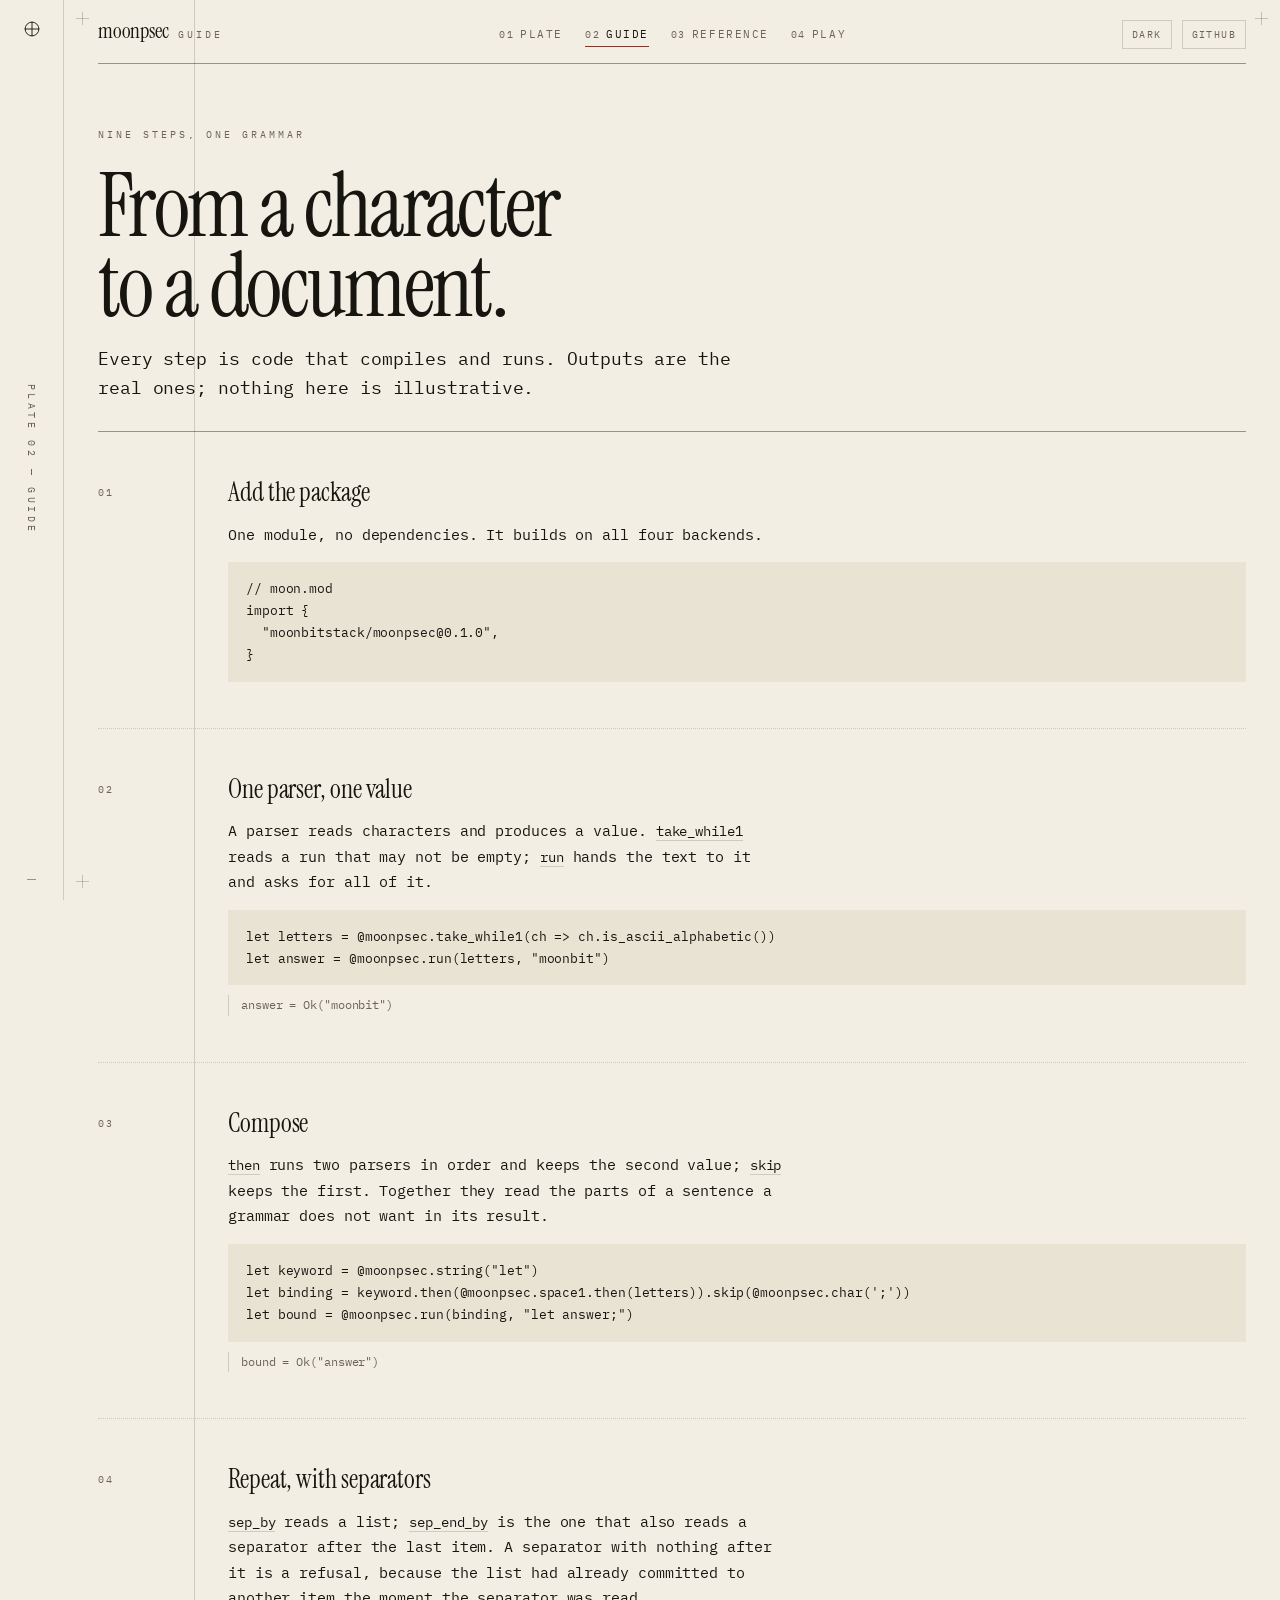
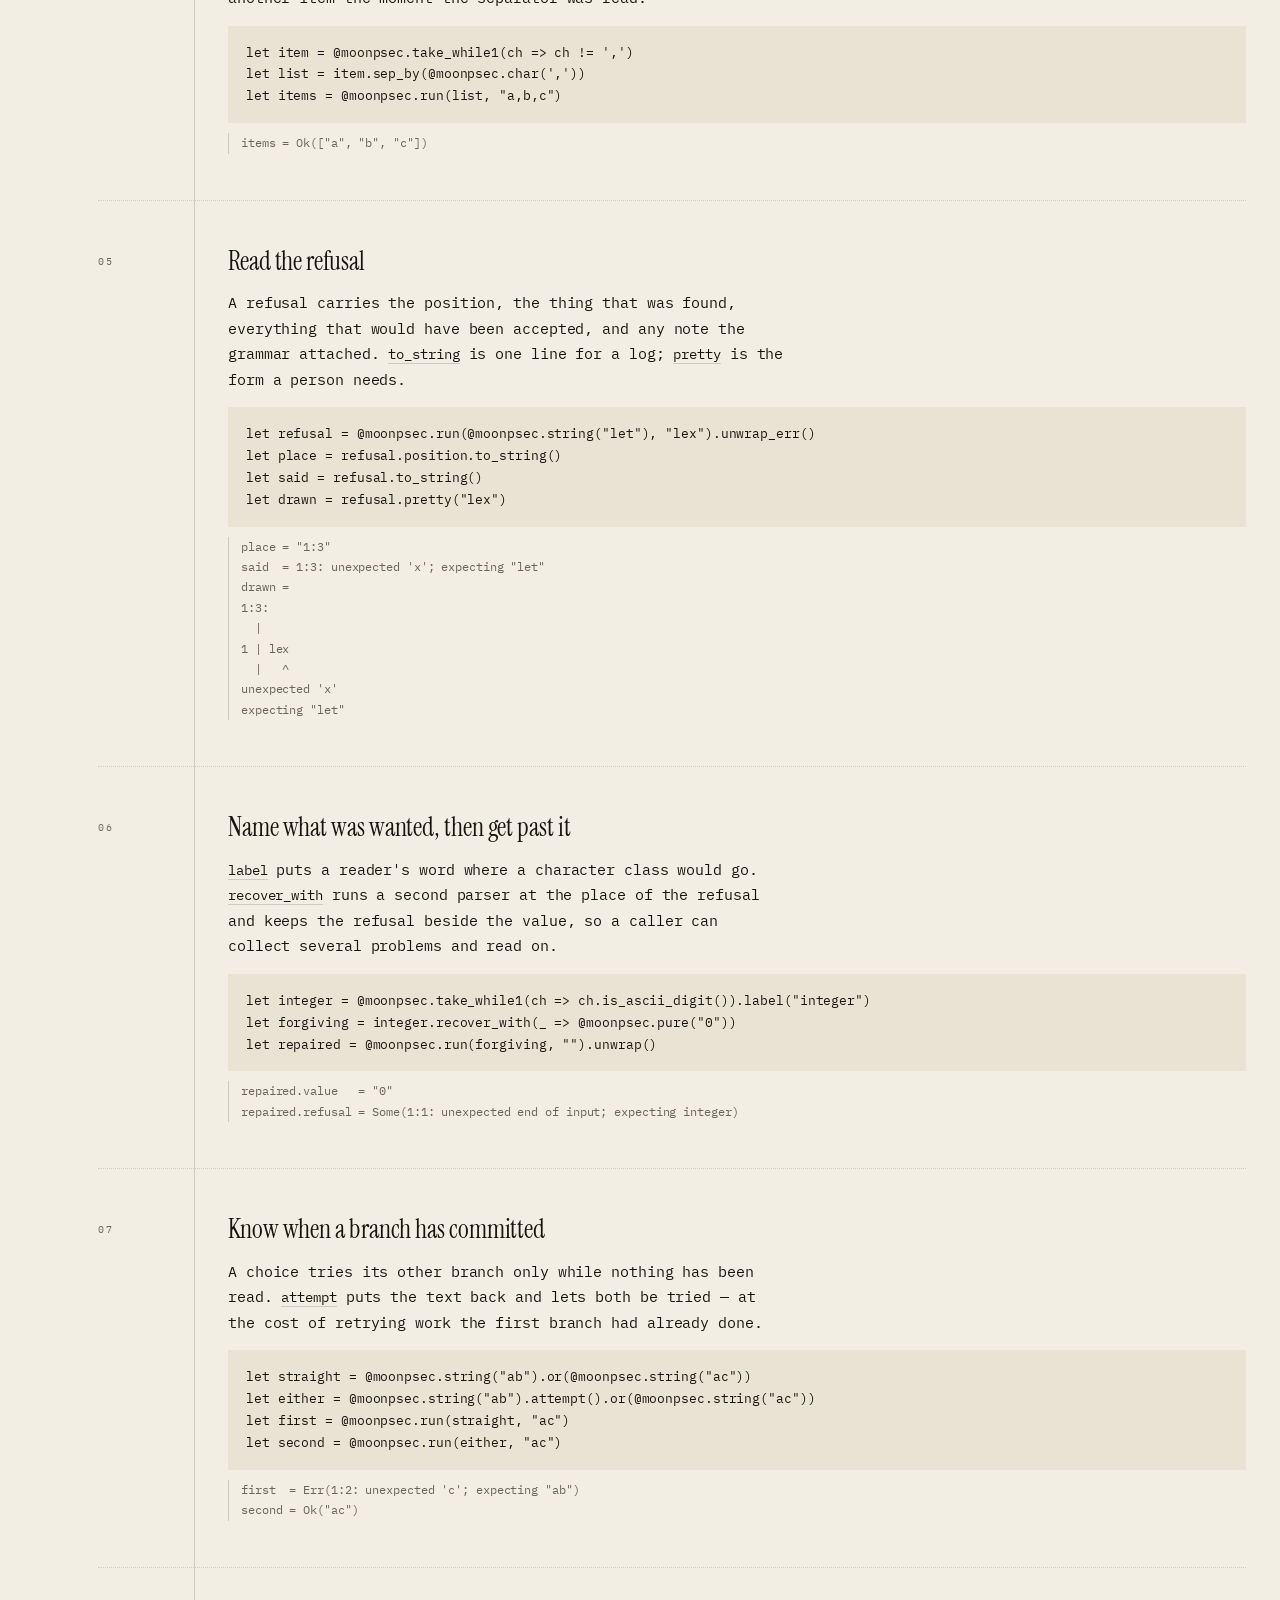
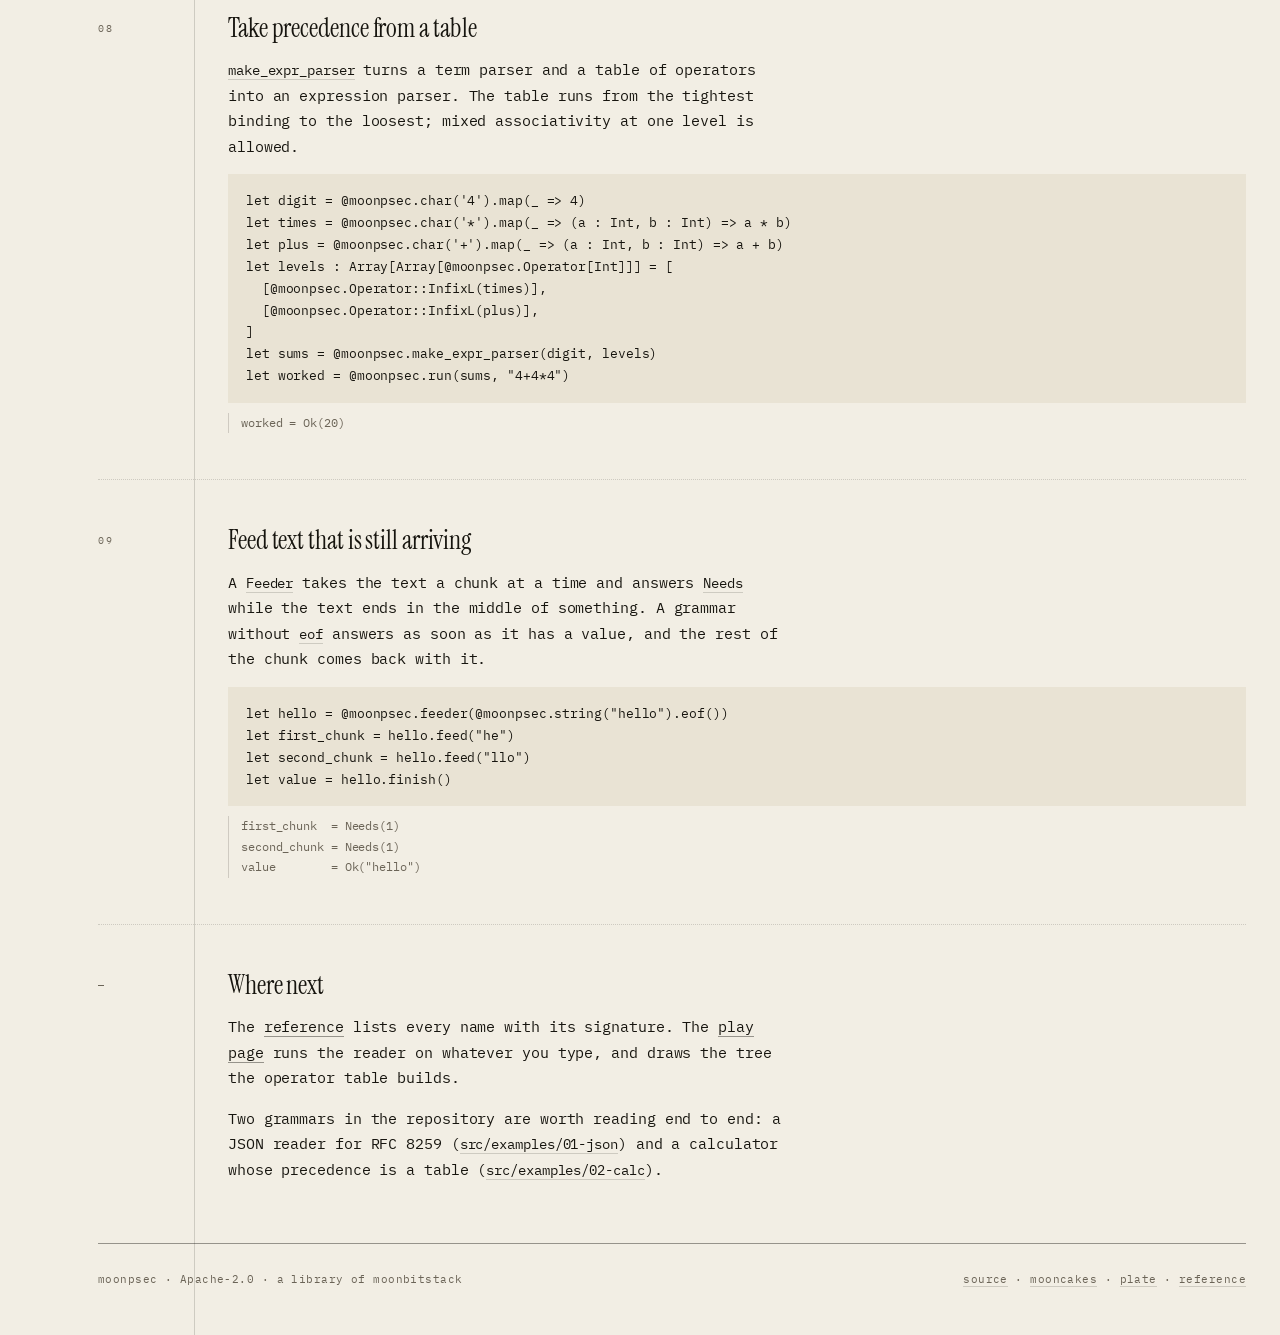
<file: docs/guide.html>
<!DOCTYPE html>
<html lang="en">
<head>
<meta charset="utf-8">
<meta name="viewport" content="width=device-width, initial-scale=1">
<title>Guide — moonpsec</title>
<meta name="description" content="From one parser to a grammar that reads a document: reading, composing, repeating, refusing, backtracking, operators and text that arrives in pieces.">
<link rel="icon" href="assets/favicon.svg" type="image/svg+xml">
<link rel="preconnect" href="https://fonts.googleapis.com">
<link rel="preconnect" href="https://fonts.gstatic.com" crossorigin>
<link href="https://fonts.googleapis.com/css2?family=Instrument+Serif:ital@0;1&family=IBM+Plex+Mono:wght@300;400;500&display=swap" rel="stylesheet">
<link rel="stylesheet" href="assets/site.css">
<script>
  // A reload forgets the choice and goes back to following the system; moving
  // to another page in the same visit keeps it. sessionStorage alone cannot
  // tell those two apart, so the navigation type does.
  (() => {
    const chosen = sessionStorage.getItem("moonpsec-theme");
    const reloaded = performance.getEntriesByType("navigation")[0]?.type === "reload";
    if (reloaded) sessionStorage.removeItem("moonpsec-theme");
    document.documentElement.dataset.theme =
      (reloaded ? null : chosen) ||
      (matchMedia("(prefers-color-scheme: dark)").matches ? "dark" : "light");
  })();
</script>
</head>
<body>

<div class="rail" aria-hidden="true">
  <svg class="mark" viewBox="0 0 24 24">
    <line x1="4" y1="12" x2="20" y2="12"></line>
    <line x1="12" y1="4" x2="12" y2="20"></line>
    <circle cx="12" cy="12" r="7.5"></circle>
  </svg>
  <div class="spine">plate 02 — guide</div>
  <div class="tick"></div>
</div>
<div class="reg tl" aria-hidden="true"></div>
<div class="reg tr" aria-hidden="true"></div>
<div class="reg bl" aria-hidden="true"></div>

<main class="sheet">

  <header class="masthead">
    <div class="name">moonpsec<span>guide</span></div>
    <nav class="pages" aria-label="Pages">
      <a href="index.html"><span class="n">01</span>plate</a>
      <a href="guide.html" aria-current="page"><span class="n">02</span>guide</a>
      <a href="api.html"><span class="n">03</span>reference</a>
      <a href="demo.html"><span class="n">04</span>play</a>
    </nav>
    <div class="tools">
      <button class="ghost" data-theme-toggle aria-label="Switch theme">light</button>
      <a class="ghost" href="https://github.com/moonbitstack/moonpsec">github</a>
    </div>
  </header>

  <section style="padding:56px 0 10px;border-bottom:1px solid var(--rule-strong)">
    <span class="label">nine steps, one grammar</span>
    <h1 style="font-family:var(--serif);font-size:clamp(44px,7vw,88px);line-height:0.92;letter-spacing:-0.03em;margin:20px 0 18px">
      From a character<br>to a document.
    </h1>
    <p class="lede">
      Every step is code that compiles and runs. Outputs are the real ones; nothing
      here is illustrative.
    </p>
  </section>

  <div class="steps">

    <article class="step">
      <div class="n">01</div>
      <div>
        <h3>Add the package</h3>
        <p>One module, no dependencies. It builds on all four backends.</p>
        <pre class="specimen" data-lang="mbt"><code>// moon.mod
import {
  "moonbitstack/moonpsec@0.1.0",
}</code></pre>
      </div>
    </article>

    <article class="step">
      <div class="n">02</div>
      <div>
        <h3>One parser, one value</h3>
        <p>
          A parser reads characters and produces a value. <code>take_while1</code>
          reads a run that may not be empty; <code>run</code> hands the text to it
          and asks for all of it.
        </p>
        <pre class="specimen" data-lang="mbt"><code>let letters = @moonpsec.take_while1(ch =&gt; ch.is_ascii_alphabetic())
let answer = @moonpsec.run(letters, "moonbit")</code></pre>
        <div class="output">answer = Ok("moonbit")</div>
      </div>
    </article>

    <article class="step">
      <div class="n">03</div>
      <div>
        <h3>Compose</h3>
        <p>
          <code>then</code> runs two parsers in order and keeps the second value;
          <code>skip</code> keeps the first. Together they read the parts of a
          sentence a grammar does not want in its result.
        </p>
        <pre class="specimen" data-lang="mbt"><code>let keyword = @moonpsec.string("let")
let binding = keyword.then(@moonpsec.space1.then(letters)).skip(@moonpsec.char(';'))
let bound = @moonpsec.run(binding, "let answer;")</code></pre>
        <div class="output">bound = Ok("answer")</div>
      </div>
    </article>

    <article class="step">
      <div class="n">04</div>
      <div>
        <h3>Repeat, with separators</h3>
        <p>
          <code>sep_by</code> reads a list; <code>sep_end_by</code> is the one that
          also reads a separator after the last item. A separator with nothing
          after it is a refusal, because the list had already committed to another
          item the moment the separator was read.
        </p>
        <pre class="specimen" data-lang="mbt"><code>let item = @moonpsec.take_while1(ch =&gt; ch != ',')
let list = item.sep_by(@moonpsec.char(','))
let items = @moonpsec.run(list, "a,b,c")</code></pre>
        <div class="output">items = Ok(["a", "b", "c"])</div>
      </div>
    </article>

    <article class="step">
      <div class="n">05</div>
      <div>
        <h3>Read the refusal</h3>
        <p>
          A refusal carries the position, the thing that was found, everything
          that would have been accepted, and any note the grammar attached.
          <code>to_string</code> is one line for a log; <code>pretty</code> is the
          form a person needs.
        </p>
        <pre class="specimen" data-lang="mbt"><code>let refusal = @moonpsec.run(@moonpsec.string("let"), "lex").unwrap_err()
let place = refusal.position.to_string()
let said = refusal.to_string()
let drawn = refusal.pretty("lex")</code></pre>
        <div class="output">place = "1:3"
said  = 1:3: unexpected 'x'; expecting "let"
drawn =
1:3:
  |
1 | lex
  |   ^
unexpected 'x'
expecting "let"</div>
      </div>
    </article>

    <article class="step">
      <div class="n">06</div>
      <div>
        <h3>Name what was wanted, then get past it</h3>
        <p>
          <code>label</code> puts a reader's word where a character class would
          go. <code>recover_with</code> runs a second parser at the place of the
          refusal and keeps the refusal beside the value, so a caller can collect
          several problems and read on.
        </p>
        <pre class="specimen" data-lang="mbt"><code>let integer = @moonpsec.take_while1(ch =&gt; ch.is_ascii_digit()).label("integer")
let forgiving = integer.recover_with(_ =&gt; @moonpsec.pure("0"))
let repaired = @moonpsec.run(forgiving, "").unwrap()</code></pre>
        <div class="output">repaired.value   = "0"
repaired.refusal = Some(1:1: unexpected end of input; expecting integer)</div>
      </div>
    </article>

    <article class="step">
      <div class="n">07</div>
      <div>
        <h3>Know when a branch has committed</h3>
        <p>
          A choice tries its other branch only while nothing has been read.
          <code>attempt</code> puts the text back and lets both be tried — at the
          cost of retrying work the first branch had already done.
        </p>
        <pre class="specimen" data-lang="mbt"><code>let straight = @moonpsec.string("ab").or(@moonpsec.string("ac"))
let either = @moonpsec.string("ab").attempt().or(@moonpsec.string("ac"))
let first = @moonpsec.run(straight, "ac")
let second = @moonpsec.run(either, "ac")</code></pre>
        <div class="output">first  = Err(1:2: unexpected 'c'; expecting "ab")
second = Ok("ac")</div>
      </div>
    </article>

    <article class="step">
      <div class="n">08</div>
      <div>
        <h3>Take precedence from a table</h3>
        <p>
          <code>make_expr_parser</code> turns a term parser and a table of
          operators into an expression parser. The table runs from the tightest
          binding to the loosest; mixed associativity at one level is allowed.
        </p>
        <pre class="specimen" data-lang="mbt"><code>let digit = @moonpsec.char('4').map(_ =&gt; 4)
let times = @moonpsec.char('*').map(_ =&gt; (a : Int, b : Int) =&gt; a * b)
let plus = @moonpsec.char('+').map(_ =&gt; (a : Int, b : Int) =&gt; a + b)
let levels : Array[Array[@moonpsec.Operator[Int]]] = [
  [@moonpsec.Operator::InfixL(times)],
  [@moonpsec.Operator::InfixL(plus)],
]
let sums = @moonpsec.make_expr_parser(digit, levels)
let worked = @moonpsec.run(sums, "4+4*4")</code></pre>
        <div class="output">worked = Ok(20)</div>
      </div>
    </article>

    <article class="step">
      <div class="n">09</div>
      <div>
        <h3>Feed text that is still arriving</h3>
        <p>
          A <code>Feeder</code> takes the text a chunk at a time and answers
          <code>Needs</code> while the text ends in the middle of something. A
          grammar without <code>eof</code> answers as soon as it has a value, and
          the rest of the chunk comes back with it.
        </p>
        <pre class="specimen" data-lang="mbt"><code>let hello = @moonpsec.feeder(@moonpsec.string("hello").eof())
let first_chunk = hello.feed("he")
let second_chunk = hello.feed("llo")
let value = hello.finish()</code></pre>
        <div class="output">first_chunk  = Needs(1)
second_chunk = Needs(1)
value        = Ok("hello")</div>
      </div>
    </article>

    <article class="step">
      <div class="n">—</div>
      <div>
        <h3>Where next</h3>
        <p>
          The <a href="api.html" style="border-bottom:1px solid var(--rule-strong)">reference</a>
          lists every name with its signature. The
          <a href="demo.html" style="border-bottom:1px solid var(--rule-strong)">play page</a>
          runs the reader on whatever you type, and draws the tree the operator
          table builds.
        </p>
        <p>
          Two grammars in the repository are worth reading end to end: a JSON
          reader for RFC 8259 (<code>src/examples/01-json</code>) and a calculator
          whose precedence is a table (<code>src/examples/02-calc</code>).
        </p>
      </div>
    </article>

  </div>

  <footer class="colophon">
    <span>moonpsec · Apache-2.0 · a library of moonbitstack</span>
    <span>
      <a href="https://github.com/moonbitstack/moonpsec">source</a> ·
      <a href="https://mooncakes.io/docs/moonbitstack/moonpsec">mooncakes</a> ·
      <a href="index.html">plate</a> ·
      <a href="api.html">reference</a>
    </span>
  </footer>

</main>

<script src="assets/rule.js"></script>
<script src="assets/theme.js"></script>
</body>
</html>
</file>
<file: docs/assets/site.css>
/* moonpsec — one plate, drawn with rules and type.
   Two families: a display serif for names, a mono for everything else.
   Colour: warm paper, ink, and one printing red kept for refusals. */

:root {
  --paper: #f2eee4;
  --wash: #e9e3d4;
  --ink: #17150f;
  --faint: #6b6457;
  --rule: rgba(23, 21, 15, 0.16);
  --rule-strong: rgba(23, 21, 15, 0.42);
  --red: #a8261c;
  --red-soft: rgba(168, 38, 28, 0.1);
  --serif: "Instrument Serif", "Iowan Old Style", Georgia, serif;
  --mono: "IBM Plex Mono", ui-monospace, SFMono-Regular, Menlo, monospace;
  --rail: 64px;
  --gutter: 34px;
}

html[data-theme="dark"] {
  --paper: #14120e;
  --wash: #1d1a14;
  --ink: #ece5d5;
  --faint: #9a9183;
  --rule: rgba(236, 229, 213, 0.15);
  --rule-strong: rgba(236, 229, 213, 0.4);
  --red: #e4685a;
  --red-soft: rgba(228, 104, 90, 0.12);
}

*, *::before, *::after { box-sizing: border-box; }

html {
  background: var(--paper);
  color: var(--ink);
  font-variant-ligatures: no-contextual;
  -webkit-text-size-adjust: 100%;
}

body {
  margin: 0;
  font-family: var(--mono);
  font-size: 15px;
  line-height: 1.7;
  font-weight: 400;
  letter-spacing: -0.006em;
  text-rendering: optimizeLegibility;
}

/* Scrollbars: never the browser's. The standard properties would take the
   custom ones away in Chrome, so they live behind a feature query only. */
@supports selector(::-webkit-scrollbar) {
  html::-webkit-scrollbar { width: 10px; height: 10px; }
  html::-webkit-scrollbar-track { background: transparent; }
  html::-webkit-scrollbar-thumb {
    border-radius: 99px;
    border: 3px solid transparent;
    background-clip: content-box;
    background-color: color-mix(in srgb, var(--ink) 26%, transparent);
  }
  html.at-top::-webkit-scrollbar-thumb { background-color: transparent; }
  html::-webkit-scrollbar-thumb:hover {
    background-color: color-mix(in srgb, var(--ink) 44%, transparent);
  }
}
@supports not selector(::-webkit-scrollbar) {
  html {
    scrollbar-width: thin;
    scrollbar-color: color-mix(in srgb, var(--ink) 26%, transparent) transparent;
  }
  html.at-top { scrollbar-color: transparent transparent; }
}

/* Every scroller inside a page, not just the ones marked: a code block that
   falls back to the browser's bar is the one thing a reader notices. */
@supports not selector(::-webkit-scrollbar) {
  .scroll, .tape .line, pre.specimen, pre.sig, pre.code, .ref-body {
    scrollbar-width: thin;
    scrollbar-color: color-mix(in srgb, var(--ink) 22%, transparent) transparent;
  }
}
@supports selector(::-webkit-scrollbar) {
  .scroll::-webkit-scrollbar, .tape .line::-webkit-scrollbar,
  pre.specimen::-webkit-scrollbar, pre.sig::-webkit-scrollbar,
  pre.code::-webkit-scrollbar, .ref-body::-webkit-scrollbar { width: 8px; height: 8px; }
  .scroll::-webkit-scrollbar-track, .tape .line::-webkit-scrollbar-track,
  pre.specimen::-webkit-scrollbar-track, pre.sig::-webkit-scrollbar-track,
  pre.code::-webkit-scrollbar-track, .ref-body::-webkit-scrollbar-track { background: transparent; }
  .scroll::-webkit-scrollbar-thumb, .tape .line::-webkit-scrollbar-thumb,
  pre.specimen::-webkit-scrollbar-thumb, pre.sig::-webkit-scrollbar-thumb,
  pre.code::-webkit-scrollbar-thumb, .ref-body::-webkit-scrollbar-thumb {
    border-radius: 99px;
    border: 2px solid transparent;
    background-clip: content-box;
    background-color: color-mix(in srgb, var(--ink) 16%, transparent);
    transition: background-color 160ms ease;
  }
  .scroll:hover::-webkit-scrollbar-thumb, .tape .line:hover::-webkit-scrollbar-thumb,
  pre.specimen:hover::-webkit-scrollbar-thumb, pre.sig:hover::-webkit-scrollbar-thumb,
  pre.code:hover::-webkit-scrollbar-thumb, .ref-body:hover::-webkit-scrollbar-thumb {
    background-color: color-mix(in srgb, var(--ink) 34%, transparent);
  }
}

::selection { background: var(--red-soft); color: var(--ink); }

/* Said for a screen reader, and for nothing else. */
.sr-only {
  position: absolute;
  width: 1px;
  height: 1px;
  margin: -1px;
  padding: 0;
  overflow: hidden;
  clip-path: inset(50%);
  white-space: nowrap;
  border: 0;
}

/* ---------- what a pointer may select ----------
   The page is a plate: the rail, the rules, the diagrams, the tape and its
   readouts are furniture, and a drag that starts on furniture is a slip, not a
   copy. Prose and code are text and stay selectable. `body` carries the
   furniture default, so anything added later is furniture until it is named. */

body {
  -webkit-user-select: none;
  user-select: none;
}

h1, h2, h3, h4, p, li, td, th, blockquote, dl, dt, dd, figcaption,
pre, code, kbd, samp, .output, .note, .field, input, textarea {
  -webkit-user-select: text;
  user-select: text;
}

/* Instruments, including the ones that contain a paragraph or a list of their
   own: a bench that lets a drag select its own numbers is a bench that fights
   the pointer. The touch callout goes with them, so a long press on a control
   does not open the copy sheet for a word the reader did not mean to touch. */
.rail, .rail *, .reg, .masthead, .masthead *, nav, nav *,
.toc, .toc *, footer.colophon, footer.colophon *,
section.band > .side, .step > .n, .label,
.tape, .tape *, .scrub, .readout, .readout *, .samples, .samples *,
figure.plate, figure.plate *, .tree, .tree *,
.bench > header, .bench > header *, .chips, .chips *, [data-state],
.display, .verdict, .message-cap, .onward, .onward *, .specimen-head {
  -webkit-user-select: none;
  user-select: none;
  -webkit-touch-callout: none;
}

a { color: inherit; text-decoration: none; }
a:focus-visible, button:focus-visible, input:focus-visible {
  outline: 1px solid var(--red);
  outline-offset: 3px;
}

/* ---------- the rail ---------- */

.rail {
  position: fixed;
  inset: 0 auto 0 0;
  width: var(--rail);
  border-right: 1px solid var(--rule);
  display: flex;
  flex-direction: column;
  justify-content: space-between;
  align-items: center;
  padding: 18px 0 20px;
  z-index: 40;
  background: var(--paper);
  user-select: none;
}

.rail .mark { width: 22px; height: 22px; }
.rail .mark path, .rail .mark line, .rail .mark circle { stroke: var(--ink); fill: none; }

.rail .spine {
  writing-mode: vertical-rl;
  font-size: 10px;
  letter-spacing: 0.34em;
  text-transform: uppercase;
  color: var(--faint);
}

.rail .tick { width: 9px; height: 1px; background: var(--rule-strong); }

/* ---------- sheet ---------- */

.sheet {
  margin-left: var(--rail);
  padding: 0 var(--gutter);
  max-width: 1280px;
  position: relative;
}

.sheet::before {
  content: "";
  position: absolute;
  inset: 0 var(--gutter) 0 calc(var(--gutter) + 96px);
  border-left: 1px solid var(--rule);
  pointer-events: none;
}

@media (width <= 1000px) {
  .sheet::before { display: none; }
}

/* corner registration marks, drawn, not decorated boxes */
.reg { position: fixed; width: 13px; height: 13px; pointer-events: none; z-index: 30; opacity: 0.5; }
.reg::before, .reg::after { content: ""; position: absolute; background: var(--rule-strong); }
.reg::before { left: 6px; top: 0; width: 1px; height: 13px; }
.reg::after { top: 6px; left: 0; width: 13px; height: 1px; }
.reg.tl { left: calc(var(--rail) + 12px); top: 12px; }
.reg.tr { right: 12px; top: 12px; }
.reg.bl { left: calc(var(--rail) + 12px); bottom: 12px; }
@media (width <= 700px) { .reg { display: none; } }

/* ---------- masthead ---------- */

.masthead {
  display: flex;
  align-items: baseline;
  justify-content: space-between;
  gap: 24px;
  padding: 20px 0 14px;
  border-bottom: 1px solid var(--rule-strong);
}

.masthead .name {
  font-family: var(--serif);
  font-size: 21px;
  letter-spacing: -0.01em;
  line-height: 1;
}

.masthead .name span { color: var(--faint); font-family: var(--mono); font-size: 10px; letter-spacing: 0.3em; text-transform: uppercase; margin-left: 10px; }

nav.pages { display: flex; gap: 22px; font-size: 11px; letter-spacing: 0.14em; text-transform: uppercase; }
nav.pages a { color: var(--faint); padding-bottom: 2px; border-bottom: 1px solid transparent; transition: color 140ms ease, border-color 140ms ease; }
nav.pages a:hover { color: var(--ink); }
nav.pages a[aria-current="page"] { color: var(--ink); border-bottom-color: var(--red); }
nav.pages a .n { color: var(--faint); margin-right: 6px; font-size: 10px; }

.tools { display: flex; gap: 10px; align-items: center; }

button.ghost {
  font: inherit;
  font-size: 10px;
  letter-spacing: 0.14em;
  text-transform: uppercase;
  color: var(--faint);
  background: none;
  border: 1px solid var(--rule);
  padding: 5px 9px;
  cursor: pointer;
  transition: color 140ms ease, border-color 140ms ease;
}
button.ghost:hover { color: var(--ink); border-color: var(--rule-strong); }

/* ---------- type ---------- */

h1, h2, h3 { font-weight: 400; margin: 0; }

.display {
  font-family: var(--serif);
  font-size: clamp(56px, 11.5vw, 148px);
  line-height: 0.86;
  letter-spacing: -0.035em;
  margin: 0;
}

.display em { font-style: italic; color: var(--red); }

.lede {
  font-size: clamp(15px, 1.6vw, 18px);
  line-height: 1.6;
  max-width: 58ch;
  color: var(--ink);
}

.small { font-size: 13px; color: var(--faint); line-height: 1.65; }

.label {
  font-size: 10px;
  letter-spacing: 0.3em;
  text-transform: uppercase;
  color: var(--faint);
  user-select: none;
}

.caps { text-transform: uppercase; letter-spacing: 0.18em; font-size: 11px; }

code, kbd, pre { font-family: var(--mono); font-variant-ligatures: no-contextual; }

p code, li code, td code, th code {
  font-size: 0.92em;
  overflow-wrap: anywhere;
  border-bottom: 1px solid var(--rule);
}

/* ---------- sections ---------- */

section.band {
  padding: 74px 0 78px;
  border-bottom: 1px solid var(--rule);
  display: grid;
  grid-template-columns: minmax(0, 96px) minmax(0, 1fr);
  gap: 0 34px;
}

section.band:last-of-type { border-bottom: 0; }

section.band > .side {
  font-size: 10px;
  letter-spacing: 0.16em;
  text-transform: uppercase;
  color: var(--faint);
  padding-top: 8px;
  user-select: none;
}

section.band > .side b { display: block; font-weight: 400; color: var(--ink); font-size: 12px; letter-spacing: 0.1em; margin-bottom: 4px; }

section.band > .body { min-width: 0; }

h2.band-title {
  font-family: var(--serif);
  font-size: clamp(30px, 3.6vw, 44px);
  line-height: 1.05;
  letter-spacing: -0.02em;
  margin-bottom: 18px;
  max-width: 24ch;
}

/* ---------- the tape ---------- */

.tape-wrap { margin: 34px 0 0; }

.tape {
  position: relative;
  border-top: 1px solid var(--rule-strong);
  border-bottom: 1px solid var(--rule-strong);
  padding: 26px 0 30px;
}

.tape .line {
  position: relative;
  font-size: clamp(13px, 1.5vw, 17px);
  line-height: 2.1;
  white-space: pre;
  overflow-x: auto;
  overflow-y: hidden;
  padding: 0 0 2px;
  min-height: 2.1em;
  color: var(--ink);
}

.tape .line .unread { color: var(--faint); }
.tape .line .bad { background: var(--red-soft); box-shadow: 0 0 0 1px var(--red-soft); }

.caret {
  position: absolute;
  top: 14px;
  bottom: 12px;
  width: 1px;
  background: var(--red);
  pointer-events: none;
  transition: left 70ms linear;
}
.caret::before {
  content: "";
  position: absolute;
  top: -4px;
  left: -3px;
  width: 7px;
  height: 1px;
  background: var(--red);
}
.caret::after {
  content: "";
  position: absolute;
  bottom: -4px;
  left: -3px;
  width: 7px;
  height: 1px;
  background: var(--red);
}

.scrub {
  -webkit-appearance: none;
  appearance: none;
  width: 100%;
  height: 26px;
  background: transparent;
  cursor: ew-resize;
  margin: 6px 0 0;
  display: block;
}
.scrub::-webkit-slider-runnable-track { height: 1px; background: var(--rule-strong); }
.scrub::-moz-range-track { height: 1px; background: var(--rule-strong); }
.scrub::-webkit-slider-thumb {
  -webkit-appearance: none;
  width: 1px;
  height: 17px;
  margin-top: -8px;
  background: var(--red);
  border: 0;
  border-radius: 0;
}
.scrub::-moz-range-thumb { width: 1px; height: 17px; background: var(--red); border: 0; border-radius: 0; }

.readout {
  display: grid;
  grid-template-columns: minmax(0, 1.1fr) minmax(0, 1.4fr) minmax(0, 1fr);
  gap: 1px;
  border: 1px solid var(--rule);
  background: var(--rule);
  margin-top: 16px;
}
.readout > div { background: var(--paper); padding: 12px 14px 13px; min-width: 0; }
.readout .k { font-size: 9px; letter-spacing: 0.26em; text-transform: uppercase; color: var(--faint); display: block; margin-bottom: 6px; }
.readout .v { font-size: 14px; overflow-wrap: anywhere; }
.readout .v.red { color: var(--red); }
.readout .v.muted { color: var(--faint); }

.samples { display: flex; gap: 8px; flex-wrap: wrap; margin-top: 18px; }
.samples button {
  font: inherit; font-size: 11px; letter-spacing: 0.06em;
  background: none; color: var(--ink);
  border: 1px solid var(--rule);
  padding: 6px 11px; cursor: pointer;
  transition: border-color 140ms ease, background 140ms ease;
}
.samples button:hover { border-color: var(--rule-strong); }
.samples button[aria-pressed="true"] { background: var(--ink); color: var(--paper); border-color: var(--ink); }

/* ---------- specimen blocks ---------- */

pre.specimen {
  margin: 0;
  padding: 16px 18px;
  background: var(--wash);
  border-left: 0;
  font-size: 12.5px;
  line-height: 1.75;
  overflow-x: auto;
  color: var(--ink);
}
pre.specimen .c { color: var(--faint); }
pre.specimen .s { color: var(--red); }

.triptych { display: grid; grid-template-columns: repeat(3, minmax(0, 1fr)); gap: 1px; background: var(--rule); border: 1px solid var(--rule); margin-top: 30px; }
.triptych > article { background: var(--paper); padding: 20px 20px 22px; min-width: 0; }
.triptych h3 { font-family: var(--serif); font-size: 22px; line-height: 1.15; margin-bottom: 6px; }
.triptych p { margin: 0 0 14px; font-size: 12.5px; color: var(--faint); line-height: 1.6; }
.triptych pre.specimen { background: transparent; padding: 0; font-size: 12px; }

@media (width <= 900px) { .triptych { grid-template-columns: minmax(0, 1fr); } }

/* ---------- diagram ---------- */

figure.plate { margin: 26px 0 0; }
figure.plate svg { display: block; width: 100%; height: auto; }
figure.plate figcaption { margin-top: 10px; font-size: 11px; color: var(--faint); letter-spacing: 0.04em; }
figure.plate svg text { font-family: var(--mono); font-size: 10px; fill: var(--faint); }
figure.plate svg .ink { stroke: var(--ink); fill: none; }
figure.plate svg .thin { stroke: var(--rule-strong); fill: none; }
figure.plate svg .red { stroke: var(--red); fill: none; }
figure.plate svg .word { font-size: 12px; fill: var(--ink); letter-spacing: 0.04em; }
figure.plate svg .em { fill: var(--red); }

/* ---------- lists and tables ---------- */

ul.plain { list-style: none; padding: 0; margin: 0; }
ul.plain li { padding: 9px 0; border-bottom: 1px dotted var(--rule); display: grid; grid-template-columns: 22px minmax(0, 1fr); gap: 8px; }
ul.plain li:last-child { border-bottom: 0; }
ul.plain li::before { content: "—"; color: var(--faint); }

table.index { width: 100%; border-collapse: collapse; font-size: 13px; margin-top: 8px; }
table.index th { text-align: left; font-weight: 400; font-size: 9.5px; letter-spacing: 0.24em; text-transform: uppercase; color: var(--faint); padding: 0 12px 8px 0; border-bottom: 1px solid var(--rule-strong); }
table.index td { padding: 9px 12px 9px 0; border-bottom: 1px dotted var(--rule); vertical-align: top; overflow-wrap: anywhere; }
table.index td:first-child { white-space: nowrap; color: var(--ink); }
table.index tr:hover td { background: var(--wash); }

/* ---------- note callouts: a thin trapezoid rule, not a rounded border ---------- */

.note {
  position: relative;
  padding: 14px 18px 15px 22px;
  background: var(--wash);
  border-radius: 0 2px 2px 0;
  font-size: 13px;
  line-height: 1.65;
}
.note::before {
  content: "";
  position: absolute;
  left: 0;
  top: 0;
  bottom: 0;
  width: 2px;
  background: var(--red);
  clip-path: polygon(0 0, 100% 3px, 100% calc(100% - 3px), 0 100%);
}
.note b { font-weight: 400; color: var(--red); }

/* ---------- footer ---------- */

footer.colophon {
  border-top: 1px solid var(--rule-strong);
  padding: 26px 0 46px;
  display: flex;
  justify-content: space-between;
  gap: 24px;
  flex-wrap: wrap;
  font-size: 11px;
  color: var(--faint);
  letter-spacing: 0.04em;
}
footer.colophon a { border-bottom: 1px solid var(--rule); }
footer.colophon a:hover { border-bottom-color: var(--red); color: var(--ink); }

/* ---------- guide ---------- */

.steps { counter-reset: step; }
.step { display: grid; grid-template-columns: minmax(0, 96px) minmax(0, 1fr); gap: 0 34px; padding: 46px 0; border-bottom: 1px dotted var(--rule); }
.step:last-child { border-bottom: 0; }
.step > .n { font-size: 10px; letter-spacing: 0.24em; color: var(--faint); padding-top: 6px; user-select: none; }
.step h3 { font-family: var(--serif); font-size: 26px; line-height: 1.1; margin-bottom: 10px; }
.step p { max-width: 62ch; }
.step .output { margin-top: 10px; font-size: 12px; color: var(--faint); border-left: 1px solid var(--rule); padding-left: 12px; white-space: pre-wrap; overflow-wrap: anywhere; }

@media (width <= 760px) {
  section.band, .step { grid-template-columns: minmax(0, 1fr); }
  section.band > .side { padding-bottom: 12px; }
  .readout { grid-template-columns: minmax(0, 1fr); }
  .masthead { flex-wrap: wrap; gap: 12px; }
  nav.pages { gap: 14px; }
}

@media (width <= 620px) {
  .masthead { gap: 10px 16px; }
  nav.pages { gap: 12px; }
  nav.pages a { letter-spacing: 0.1em; }
}

@media (width <= 520px) {
  :root { --rail: 0px; --gutter: 18px; }
  .rail { display: none; }
  .sheet { padding: 0 var(--gutter); }
  nav.pages a .n { display: none; }
}

@media (prefers-reduced-motion: reduce) {
  * { animation: none !important; transition: none !important; }
  .caret { transition: none; }
}

.tape .line { position: relative; }

.caret {
  top: 0.15em;
  bottom: 0.15em;
  transition: left 80ms linear;
}

a.ghost {
  border: 1px solid var(--rule);
  padding: 5px 9px;
  font-size: 10px;
  letter-spacing: 0.14em;
  text-transform: uppercase;
  color: var(--faint);
}
a.ghost:hover { color: var(--ink); border-color: var(--rule-strong); }

@media (width <= 900px) {
  .display { font-size: clamp(52px, 15vw, 96px); }
}

/* ---------- the tree ---------- */

.tree { font-size: 13px; line-height: 1.5; }
.tree ul { list-style: none; margin: 0; padding: 0 0 0 18px; border-left: 1px solid var(--rule-strong); }
.tree > .branch > ul { margin-top: 2px; }
.tree li { position: relative; padding: 3px 0 3px 16px; }
.tree li::before {
  content: "";
  position: absolute;
  left: -1px;
  top: 0.95em;
  width: 11px;
  height: 1px;
  background: var(--rule-strong);
}
.tree .op {
  display: inline-block;
  min-width: 1.6em;
  text-align: center;
  border: 1px solid var(--rule-strong);
  padding: 0 6px;
  font-size: 13px;
  color: var(--ink);
  background: var(--paper);
}
.tree .leaf { padding: 0 2px; color: var(--ink); }

/* ---------- benches ---------- */

.bench {
  border: 1px solid var(--rule);
  padding: 22px 22px 24px;
  background: var(--paper);
}

.bench header { display: flex; justify-content: space-between; align-items: baseline; gap: 16px; margin-bottom: 16px; }
.bench header .label { letter-spacing: 0.26em; }

.field {
  display: block;
  width: 100%;
  font: inherit;
  font-size: 14px;
  color: var(--ink);
  background: var(--wash);
  border: 1px solid var(--rule);
  padding: 10px 12px;
  outline-offset: 2px;
}
.field:focus { border-color: var(--rule-strong); }

.chips { display: flex; gap: 8px; flex-wrap: wrap; margin-top: 12px; }
.chips button {
  font: inherit;
  font-size: 11px;
  background: none;
  color: var(--faint);
  border: 1px solid var(--rule);
  padding: 4px 9px;
  cursor: pointer;
}
.chips button:hover { color: var(--ink); border-color: var(--rule-strong); }

/* ---------- reference page ---------- */

.ref { display: grid; grid-template-columns: 236px minmax(0, 1fr); gap: 0 44px; padding-top: 34px; }
.ref-body { min-width: 0; }

.toc { position: sticky; top: 26px; align-self: start; max-height: calc(100vh - 52px); overflow-y: auto; padding-right: 6px; }
.toc ul { list-style: none; margin: 0; padding: 0; font-size: 12px; line-height: 1.9; }
.toc > ul > li { margin-bottom: 10px; }
.toc > ul > li > a { text-transform: uppercase; letter-spacing: 0.16em; font-size: 10px; color: var(--ink); }
.toc ol.sub { padding-left: 12px; border-left: 1px solid var(--rule); margin-top: 4px; }
.toc ol.sub a { color: var(--faint); }
.toc a:hover { color: var(--ink); }
.toc ol.sub a:hover { color: var(--ink); border-bottom: 1px solid var(--red); }

.ref-body section { padding: 8px 0 30px; border-bottom: 1px dotted var(--rule); }
.ref-body section:last-of-type { border-bottom: 0; }

.band-head { display: flex; justify-content: space-between; align-items: baseline; gap: 20px; border-bottom: 1px solid var(--rule-strong); padding-bottom: 10px; margin-bottom: 14px; }
.band-head h2 { font-family: var(--serif); font-size: 34px; letter-spacing: -0.02em; }
.band-head .route { font-size: 11px; color: var(--faint); letter-spacing: 0.06em; }

h2.group {
  font-size: 10px;
  letter-spacing: 0.3em;
  text-transform: uppercase;
  color: var(--faint);
  margin: 8px 0 6px;
  font-weight: 400;
}

.entry { padding: 20px 0 8px; scroll-margin-top: 24px; }
.entry h3 {
  font-family: var(--mono);
  font-size: 16px;
  letter-spacing: -0.01em;
  display: flex;
  align-items: baseline;
  gap: 10px;
  margin-bottom: 8px;
}
.entry h3 .kind {
  font-size: 9px;
  letter-spacing: 0.22em;
  text-transform: uppercase;
  color: var(--faint);
  border: 1px solid var(--rule);
  padding: 1px 5px;
}

pre.sig {
  margin: 0 0 10px;
  padding: 9px 12px;
  background: var(--wash);
  font-size: 12.5px;
  line-height: 1.6;
  overflow-x: auto;
  white-space: pre;
  color: var(--ink);
}

.entry p, .member p { margin: 0 0 10px; font-size: 13.5px; line-height: 1.68; max-width: 78ch; }
.entry p code, .member p code { font-size: 0.92em; }

.member { margin: 14px 0 0; padding-left: 18px; border-left: 1px solid var(--rule); scroll-margin-top: 24px; }
.member pre.sig { background: transparent; padding: 0 0 6px; }

ul.variants { list-style: none; margin: 6px 0 12px; padding: 0; }
ul.variants li { padding: 6px 0; border-bottom: 1px dotted var(--rule); font-size: 12.5px; display: grid; grid-template-columns: minmax(0, 320px) minmax(0, 1fr); gap: 12px; }
ul.variants li code { overflow-wrap: anywhere; }
ul.variants li small { color: var(--faint); font-size: 12px; }

pre.code {
  margin: 4px 0 12px;
  padding: 10px 12px;
  background: var(--wash);
  font-size: 12px;
  line-height: 1.7;
  overflow-x: auto;
}

@media (width <= 940px) {
  .ref { grid-template-columns: minmax(0, 1fr); }
  ul.variants li { grid-template-columns: minmax(0, 1fr); gap: 4px; }
  .toc { position: static; max-height: none; margin-bottom: 20px; border-bottom: 1px solid var(--rule); padding-bottom: 14px; }
}

/* two columns that become one, without the inline style to fight */
.split { display: grid; gap: 0 44px; align-items: start; }
.split.wide { grid-template-columns: minmax(0, 1.45fr) minmax(0, 1fr); }
.split.even { grid-template-columns: minmax(0, 1fr) minmax(0, 1fr); gap: 26px; }

@media (width <= 860px) {
  .split, .split.wide, .split.even { grid-template-columns: minmax(0, 1fr); gap: 20px 0; }
}

/* ---------- the plate's own cover: a hero, a document, four sections ---------- */

.hero { padding: 64px 0 0; }

.hero-meta {
  display: flex;
  justify-content: space-between;
  align-items: baseline;
  gap: 24px;
  border-bottom: 1px solid var(--rule);
  padding-bottom: 10px;
}

.hero .display { padding: 26px 0 10px; }

.hero-body {
  display: grid;
  grid-template-columns: minmax(0, 1.45fr) minmax(0, 1fr);
  gap: 0 48px;
  align-items: end;
  padding: 12px 0 0;
}

.install { padding-left: 20px; border-left: 1px solid var(--rule); }
.install pre {
  margin: 10px 0 0;
  font-family: var(--mono);
  font-size: 13px;
  line-height: 1.6;
  color: var(--ink);
  overflow-x: auto;
}

/* ---------- the specimen: documents, read on this page ---------- */

.specimen-block {
  margin-top: 54px;
  padding: 16px 0 18px;
  border-top: 1px solid var(--rule-strong);
  border-bottom: 1px solid var(--rule);
}

.specimen-head {
  display: flex;
  justify-content: space-between;
  align-items: baseline;
  gap: 20px;
  margin-bottom: 14px;
}

table.specimen-rows {
  width: 100%;
  border-collapse: collapse;
  font-family: var(--mono);
  font-size: clamp(12px, 1.08vw, 13.5px);
  line-height: 1.6;
}

table.specimen-rows th {
  padding: 0 0 8px;
  text-align: left;
  font-weight: 400;
  font-size: 9.5px;
  letter-spacing: 0.24em;
  text-transform: uppercase;
  color: var(--faint);
  border-bottom: 1px solid var(--rule);
}

table.specimen-rows th:last-child { text-align: right; }

table.specimen-rows td {
  padding: 11px 0;
  border-bottom: 1px dotted var(--rule);
  vertical-align: baseline;
}

table.specimen-rows tr:last-child td { border-bottom: 0; }

table.specimen-rows td.input {
  white-space: pre;
  color: var(--ink);
  overflow-wrap: normal;
}

table.specimen-rows td.input code {
  padding: 0;
  border: 0;
  background: none;
  font-size: inherit;
}

table.specimen-rows td.verdict {
  text-align: right;
  color: var(--faint);
}

table.specimen-rows td.verdict.accepted { color: var(--ink); }
table.specimen-rows td.verdict.refused { color: var(--red); }

table.specimen-rows td.verdict .where {
  color: color-mix(in srgb, var(--red) 70%, var(--ink));
}

table.specimen-rows td.verdict.accepted .where { color: var(--faint); }

table.specimen-rows code { background: none; }

@media (width <= 760px) {
  .specimen-head { flex-direction: column; gap: 6px; }
  table.specimen-rows thead { display: none; }
  table.specimen-rows td.input {
    white-space: normal;
    overflow-wrap: anywhere;
    display: block;
    padding-bottom: 2px;
    border-bottom: 0;
  }
  table.specimen-rows td.verdict {
    display: block;
    text-align: left;
    padding-top: 0;
  }
  table.specimen-rows th:last-child { text-align: left; }
}

/* ---------- sections: prose beside its specimen ---------- */

.pair {
  display: grid;
  grid-template-columns: minmax(0, 1.08fr) minmax(0, 0.92fr);
  gap: 0 40px;
  align-items: start;
}

.pair .prose p { max-width: 60ch; margin: 0 0 1.05em; }
.pair .prose p:last-child { margin-bottom: 0; }

.pair figure { margin: 0; min-width: 0; }

.pair figcaption {
  display: flex;
  justify-content: space-between;
  align-items: baseline;
  gap: 14px;
  margin-top: 10px;
  padding-top: 8px;
  border-top: 1px solid var(--rule);
  font-size: 11px;
  color: var(--faint);
}

/* ---------- the refusal, at reading size ---------- */

.message-band {
  padding: 44px 0 50px;
  border-bottom: 1px solid var(--rule);
}

.message {
  margin: 0;
  max-width: 30ch;
  font-family: var(--mono);
  font-size: clamp(18px, 2.5vw, 33px);
  line-height: 1.42;
  letter-spacing: -0.01em;
  color: var(--red);
  overflow-wrap: anywhere;
}

.message b { font-weight: 400; color: var(--ink); }

.message-cap {
  display: flex;
  gap: 16px;
  align-items: baseline;
  flex-wrap: wrap;
  margin: 20px 0 0;
  font-size: 11px;
  color: var(--faint);
}

/* ---------- the one quiet sentence ---------- */

.pull {
  margin: 0;
  padding: 64px 0 58px;
  border-bottom: 1px solid var(--rule);
}

.pull p {
  margin: 0;
  max-width: 28ch;
  font-family: var(--serif);
  font-style: italic;
  font-size: clamp(24px, 3.1vw, 40px);
  line-height: 1.2;
  letter-spacing: -0.01em;
  text-indent: -0.4em;
}

/* ---------- where to go next ---------- */

.closing { border-bottom: 0; }

.onward {
  display: grid;
  grid-template-columns: repeat(3, minmax(0, 1fr));
  gap: 1px;
  background: var(--rule);
  border: 1px solid var(--rule);
  margin-top: 34px;
}

.onward a {
  display: grid;
  gap: 3px;
  padding: 16px 18px 20px;
  background: var(--paper);
  transition: background 140ms ease;
}

.onward a:hover { background: var(--wash); }
.onward .n { font-size: 10px; letter-spacing: 0.24em; color: var(--faint); }
.onward .t { font-family: var(--serif); font-size: 23px; line-height: 1.1; }
.onward .d { font-size: 12px; line-height: 1.55; color: var(--faint); max-width: 34ch; }

@media (width <= 1000px) {
  .m-body { grid-template-columns: minmax(0, 1fr) 180px; gap: 0 28px; }
  .pair { grid-template-columns: minmax(0, 1fr); gap: 26px 0; }
  .hero-body { grid-template-columns: minmax(0, 1fr); gap: 22px 0; }
}

@media (width <= 760px) {
  .m-body { grid-template-columns: minmax(0, 1fr); gap: 22px 0; }
  .m-note { border-left: 0; border-top: 1px solid var(--rule); padding: 14px 0 0; }
  .onward { grid-template-columns: minmax(0, 1fr); }
  .hero .display { font-size: clamp(52px, 15vw, 96px); }
}

@media (prefers-reduced-motion: reduce) {
  .mcaret { transition: none; }
}
</file>
